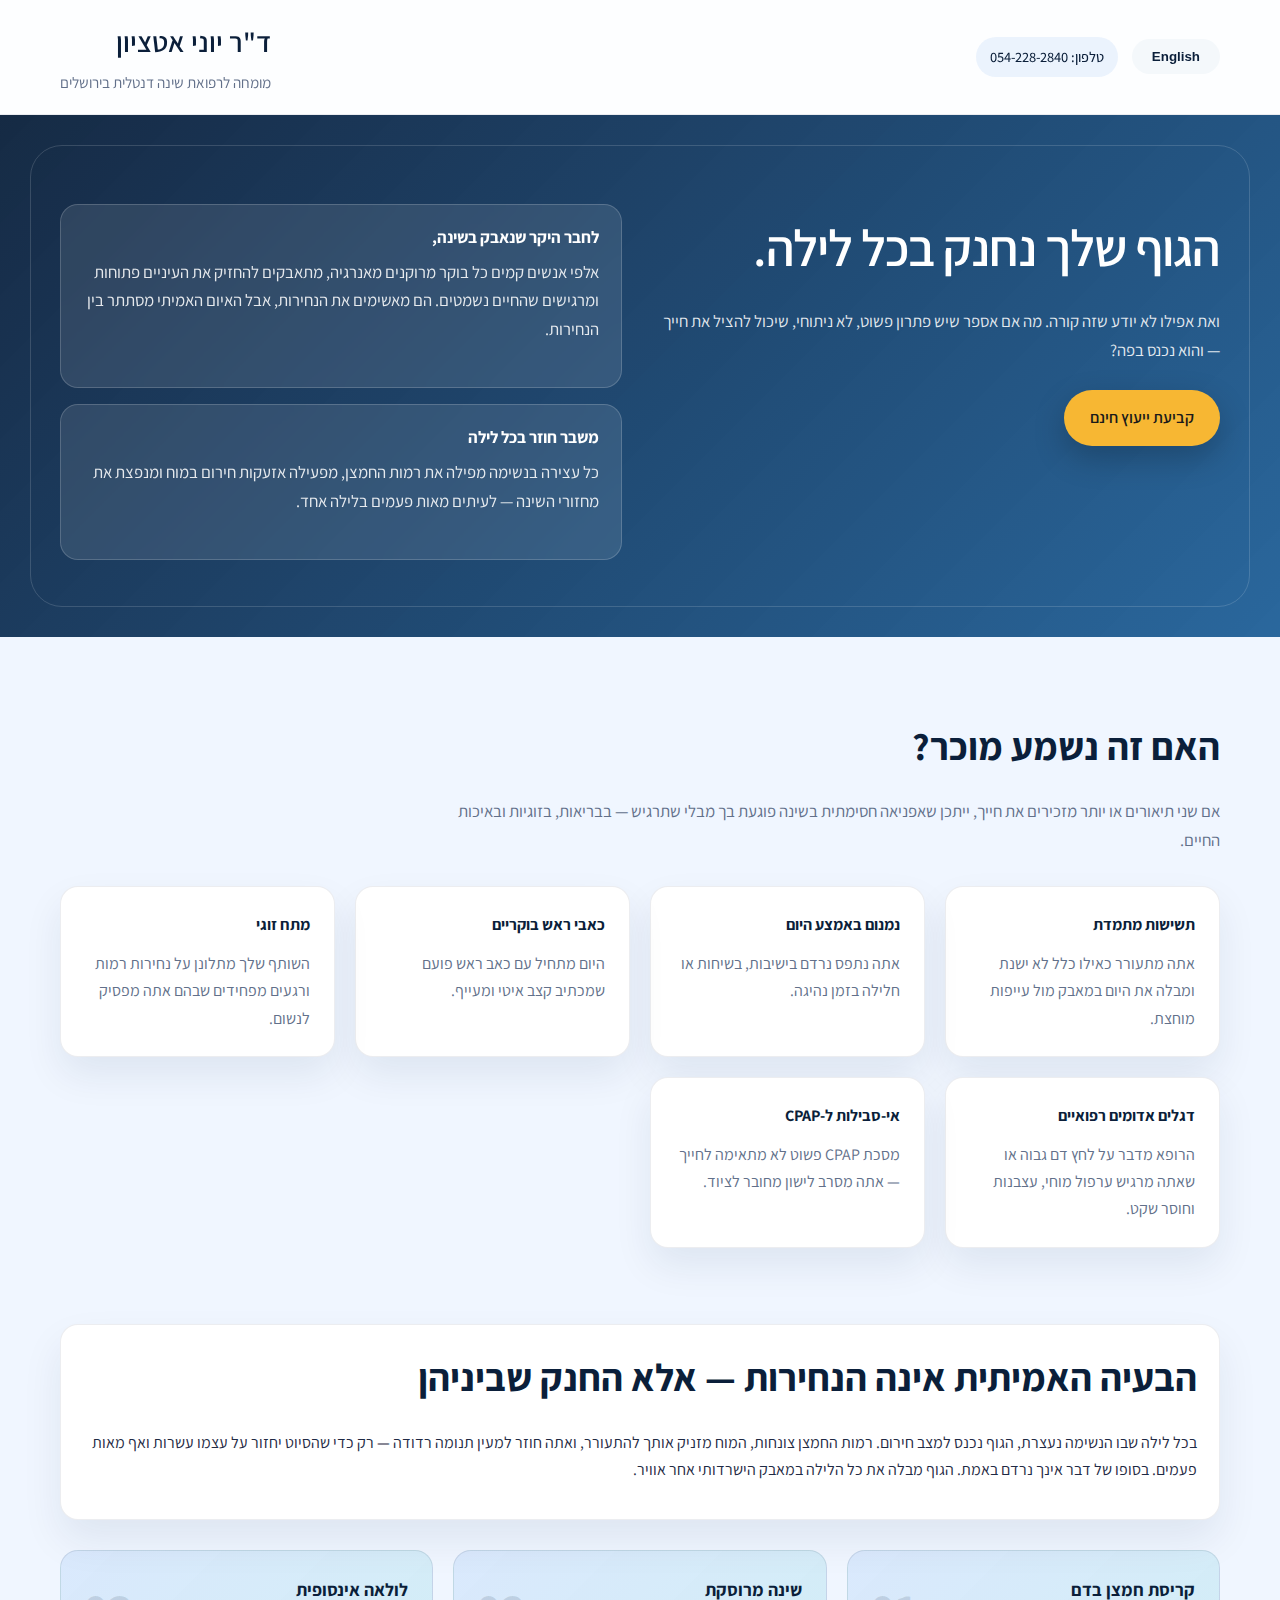
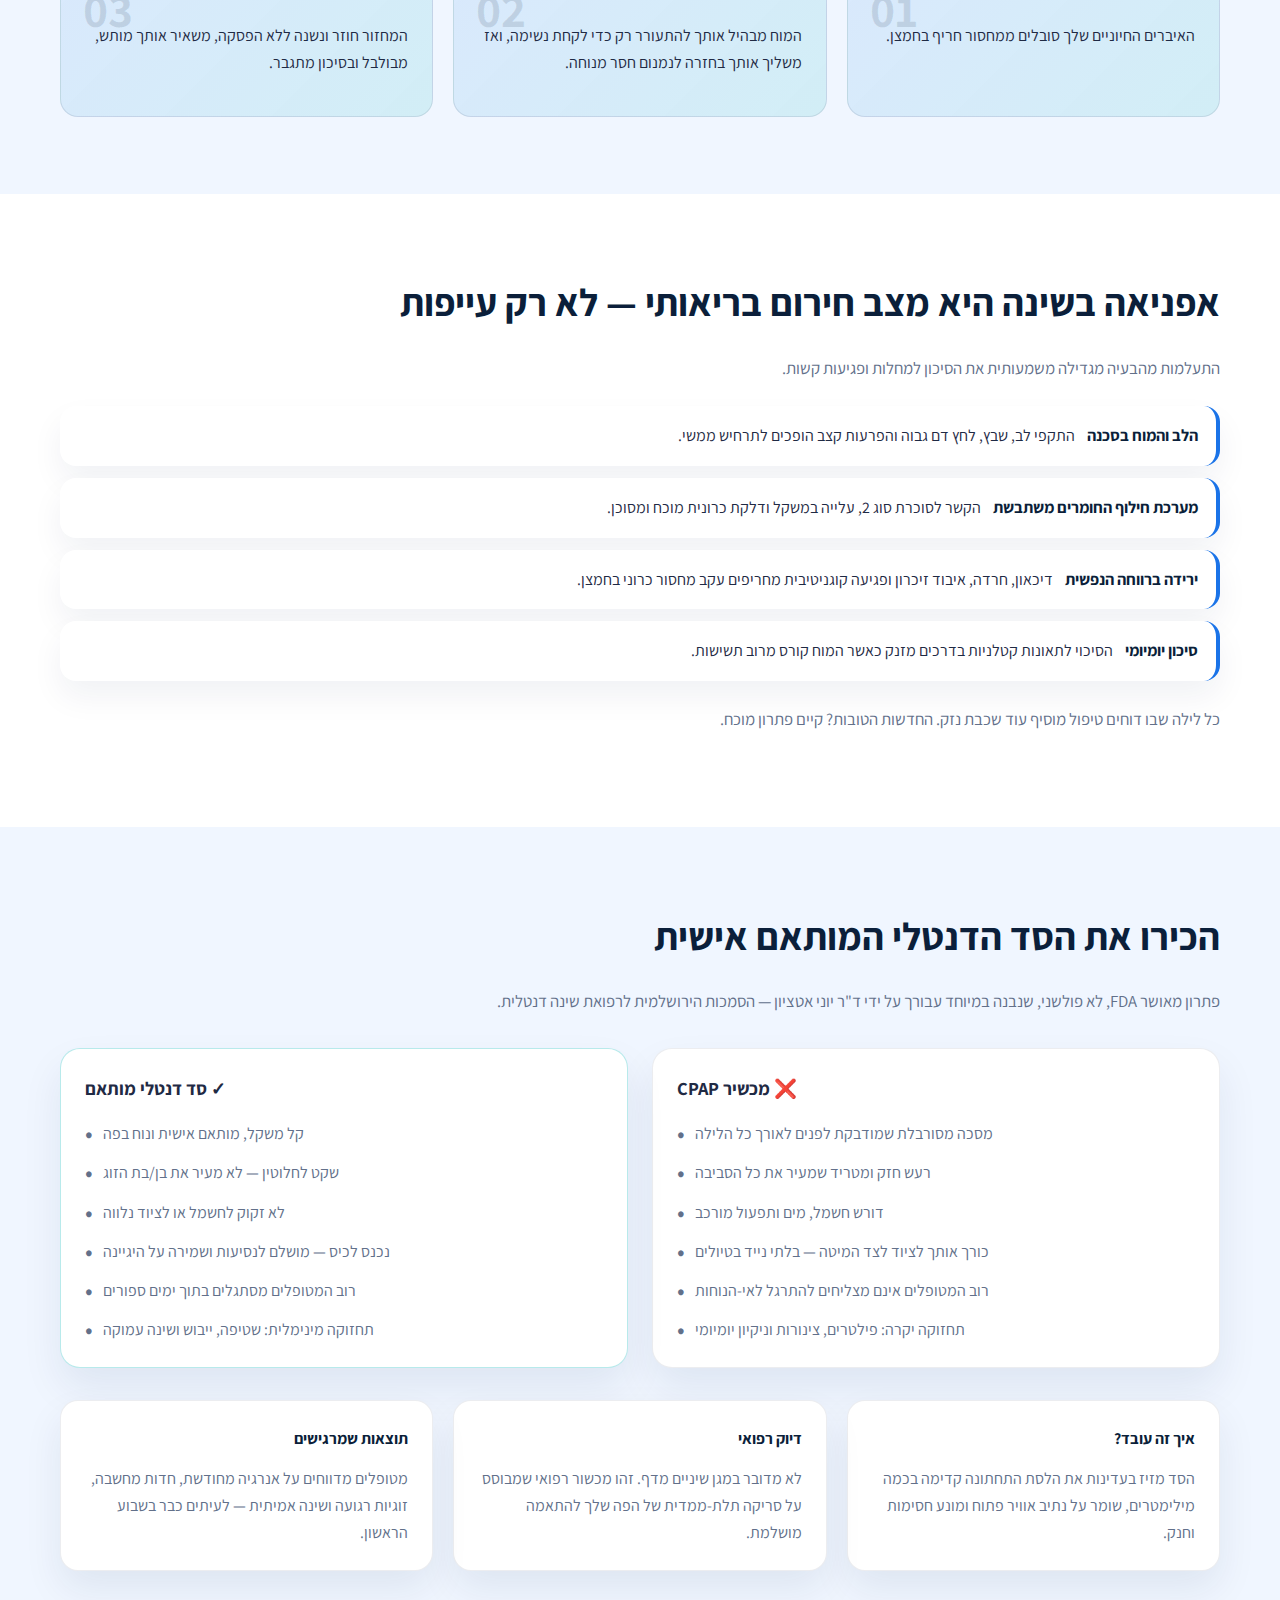
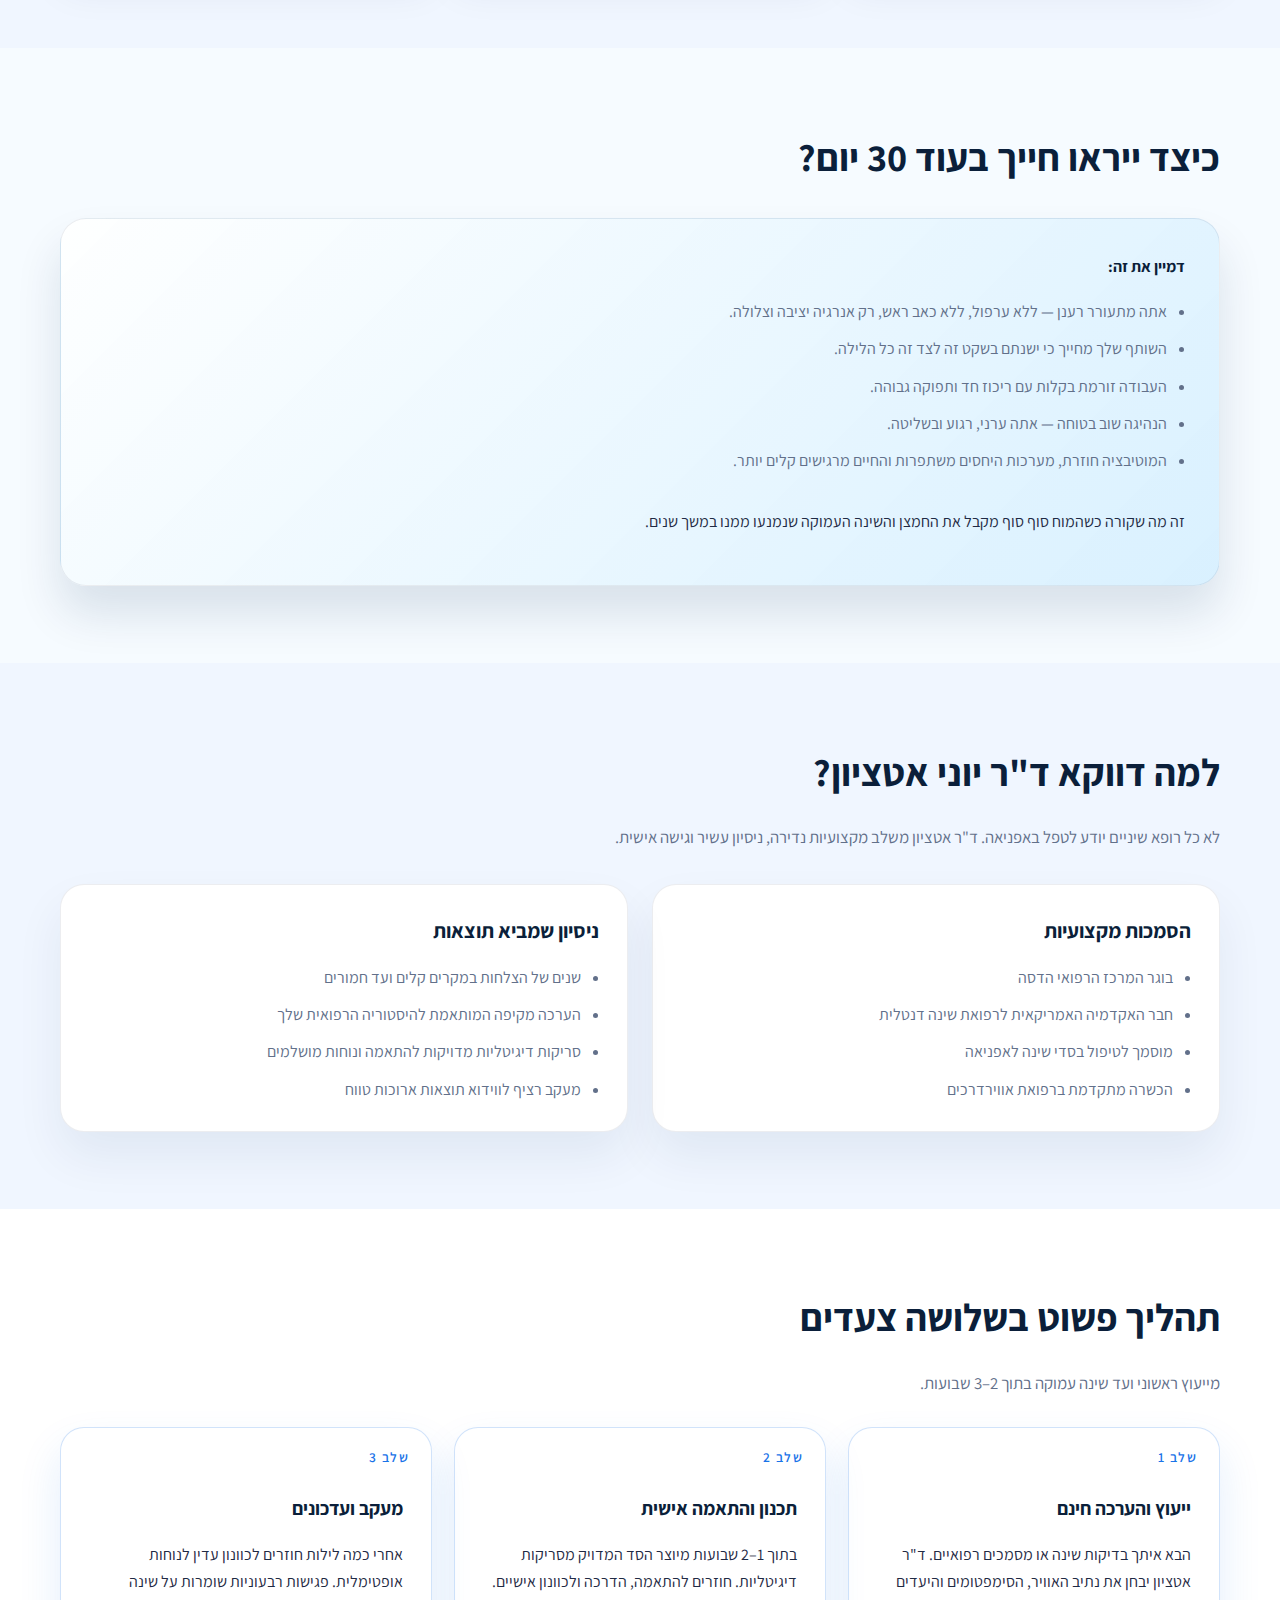
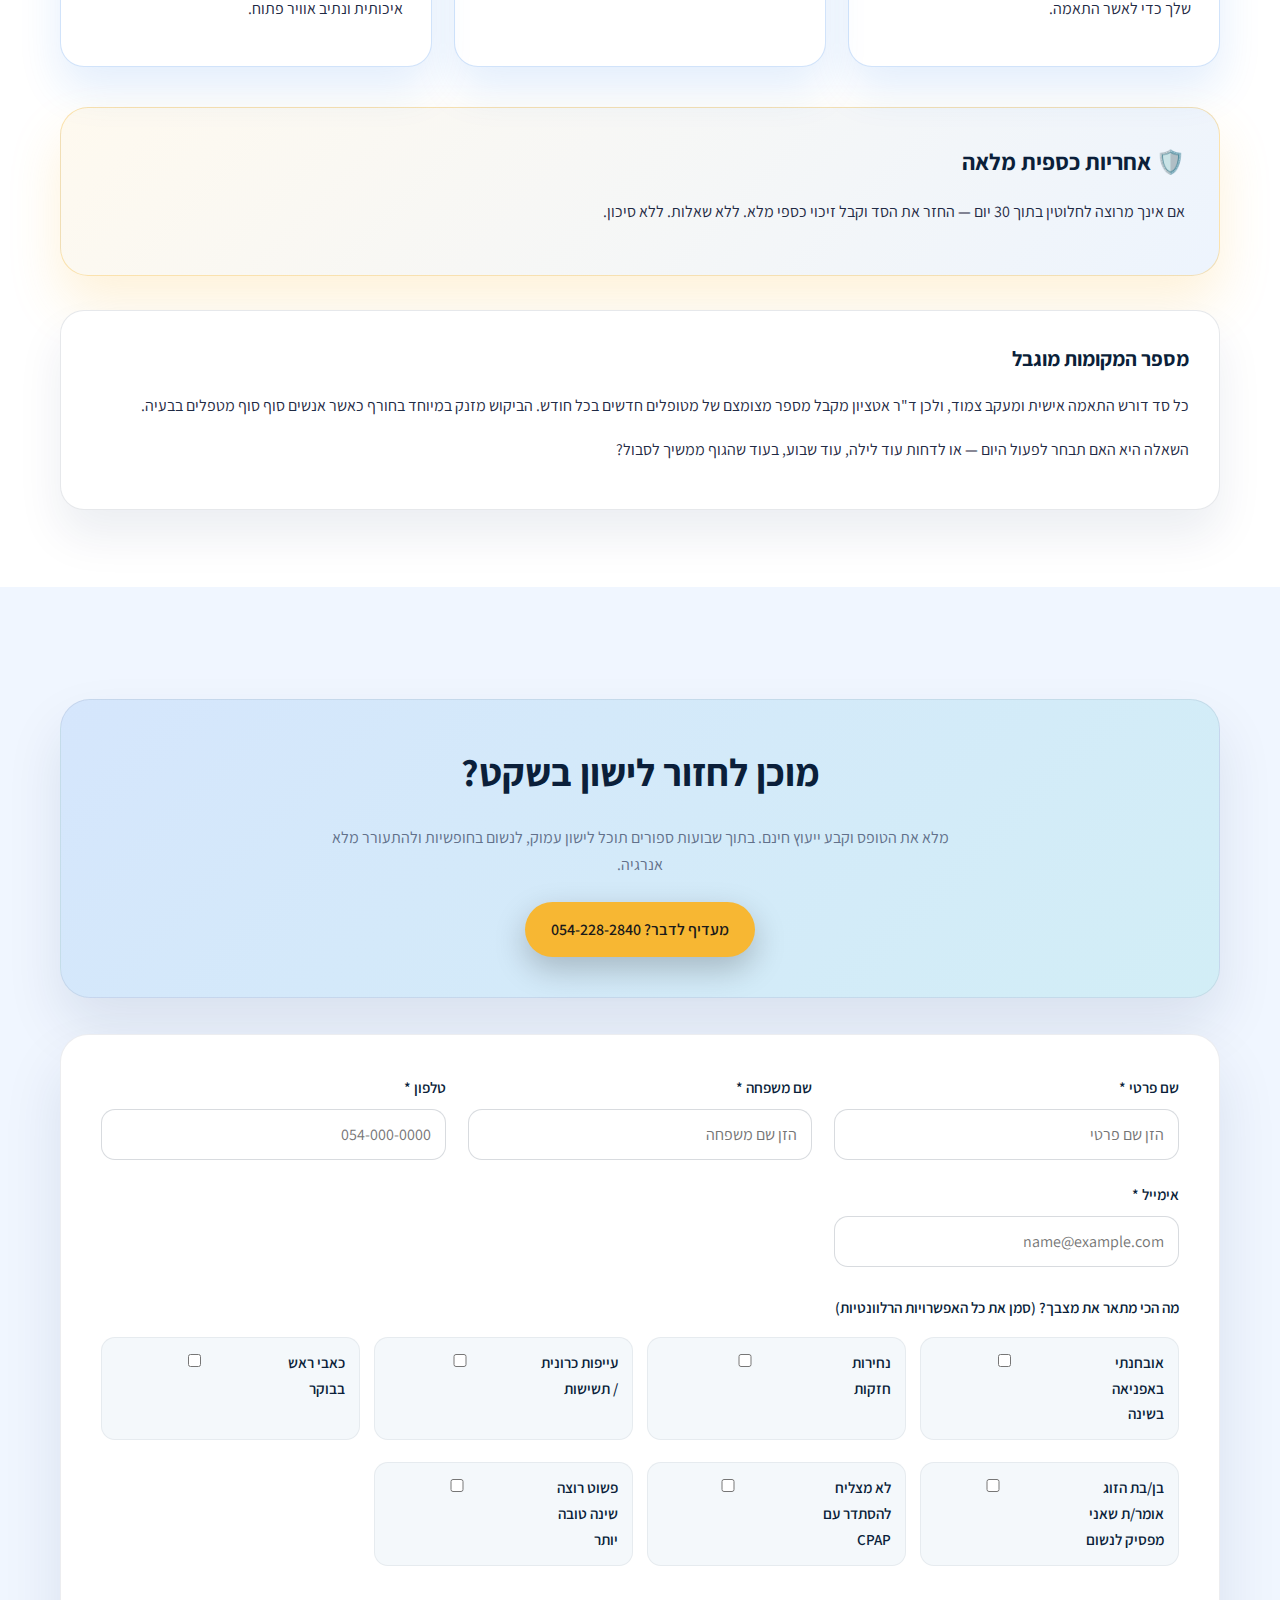
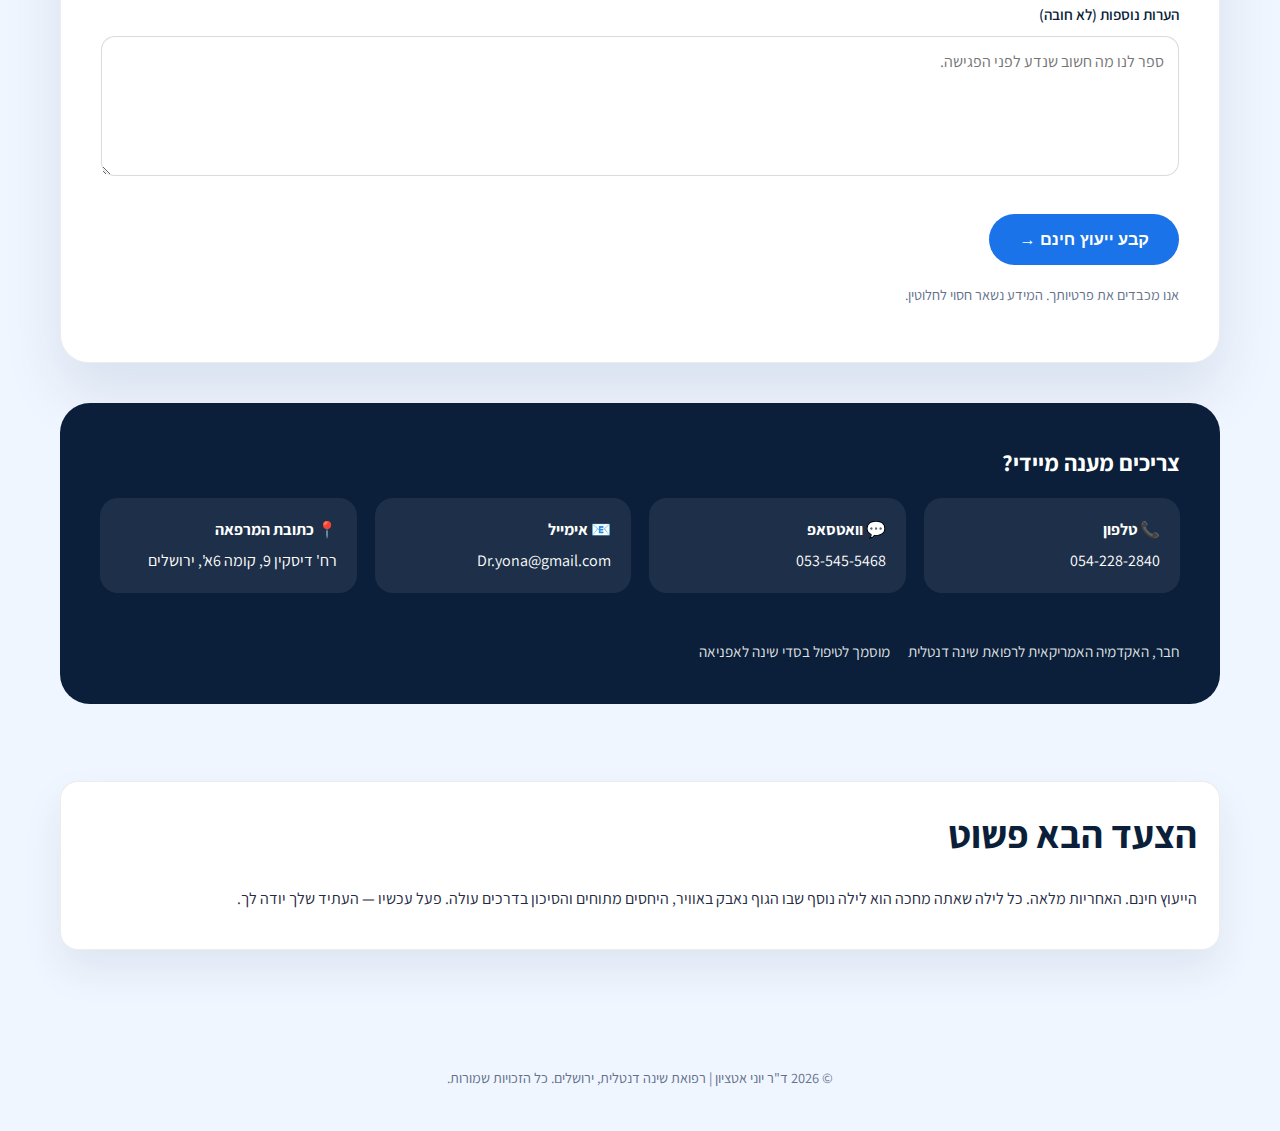
<file: Dr. Yona Etzioni/index.html>
<!DOCTYPE html>
<html lang="he" dir="rtl">
<head>
    <meta charset="UTF-8">
    <meta name="viewport" content="width=device-width, initial-scale=1.0">
    <title>פתרון אפניאה בשינה | ד\"ר יוני אטציון</title>
    <meta name="description" content="פתרון דנטלי מותאם אישית להפסקות נשימה בשינה אצל ד\"ר יוני אטציון בירושלים. טיפול לא פולשני לשינה עמוקה ובטוחה.">
    <link rel="preconnect" href="https://fonts.googleapis.com">
    <link rel="preconnect" href="https://fonts.gstatic.com" crossorigin>
    <link href="https://fonts.googleapis.com/css2?family=Assistant:wght@300;400;600;700&family=Heebo:wght@400;500;700&family=Poppins:wght@400;600&display=swap" rel="stylesheet">
    <style>
        :root {
            --navy: #0b1f3a;
            --primary: #1a73e8;
            --teal: #00b4b6;
            --gold: #f7b733;
            --light: #f4f8fb;
            --text: #1f2a44;
            --muted: #62708a;
            --bg-gradient: linear-gradient(135deg, rgba(10,31,58,0.95), rgba(7,78,140,0.85)), url('https://images.unsplash.com/photo-1588776814546-1ffcf47267cd?auto=format&fit=crop&w=1600&q=80');
        }
        * {
            box-sizing: border-box;
        }
        html {
            scroll-behavior: smooth;
        }
        body {
            margin: 0;
            font-family: 'Poppins', 'Assistant', 'Heebo', sans-serif;
            color: var(--text);
            background: #f0f6ff;
            line-height: 1.7;
        }
        html[dir="rtl"] body {
            direction: rtl;
            font-family: 'Assistant', 'Heebo', sans-serif;
            text-align: right;
        }
        .container {
            width: min(1160px, 92vw);
            margin: 0 auto;
        }
        header {
            background: rgba(255, 255, 255, 0.85);
            backdrop-filter: blur(12px);
            position: sticky;
            top: 0;
            z-index: 20;
            border-bottom: 1px solid rgba(10, 31, 58, 0.08);
        }
        .top-bar {
            display: flex;
            justify-content: space-between;
            align-items: center;
            padding: 18px 0;
            flex-wrap: wrap;
            gap: 12px;
        }
        html[dir="rtl"] .top-bar {
            flex-direction: row-reverse;
        }
        .logo-group h1 {
            margin: 0;
            font-size: clamp(1.4rem, 2.2vw, 2rem);
            color: var(--navy);
            font-weight: 600;
        }
        .logo-group p {
            margin: 4px 0 0;
            color: var(--muted);
            font-size: 0.95rem;
        }
        .header-actions {
            display: flex;
            align-items: center;
            gap: 14px;
        }
        html[dir="rtl"] .header-actions {
            flex-direction: row-reverse;
        }
        .contact-chip {
            display: flex;
            align-items: center;
            gap: 8px;
            padding: 8px 14px;
            border-radius: 999px;
            background: rgba(26, 115, 232, 0.08);
            color: var(--navy);
            font-size: 0.9rem;
            font-weight: 500;
        }
        html[dir="rtl"] .contact-chip {
            flex-direction: row-reverse;
        }
        .lang-btn, .header-cta {
            border: none;
            border-radius: 999px;
            padding: 10px 20px;
            font-weight: 600;
            cursor: pointer;
            transition: transform 0.2s ease, box-shadow 0.2s ease, background 0.2s ease;
        }
        .lang-btn {
            background: var(--light);
            color: var(--navy);
        }
        .lang-btn:hover {
            transform: translateY(-2px);
            box-shadow: 0 8px 18px rgba(10, 31, 58, 0.12);
        }
        .header-cta {
            background: var(--primary);
            color: #fff;
            display: none;
        }
        .header-cta:hover {
            transform: translateY(-2px);
            box-shadow: 0 12px 22px rgba(26, 115, 232, 0.28);
        }
        .hero {
            background: var(--bg-gradient);
            background-size: cover;
            color: #fff;
            padding: clamp(4rem, 7vw, 6.5rem) 0 clamp(3.5rem, 6vw, 5.5rem);
            position: relative;
            overflow: hidden;
        }
        .hero::after {
            content: "";
            position: absolute;
            inset: 30px;
            border: 1px solid rgba(255, 255, 255, 0.15);
            border-radius: 32px;
            pointer-events: none;
        }
        .hero-grid {
            display: grid;
            grid-template-columns: repeat(auto-fit, minmax(280px, 1fr));
            gap: 36px;
            position: relative;
            z-index: 1;
        }
        .hero h2 {
            font-size: clamp(2.4rem, 4vw, 3.4rem);
            margin: 0 0 16px;
            font-weight: 600;
            letter-spacing: -0.02em;
        }
        .hero p {
            margin: 0 0 26px;
            font-size: 1.05rem;
            color: rgba(255, 255, 255, 0.88);
        }
        .cta-button {
            display: inline-flex;
            align-items: center;
            justify-content: center;
            gap: 10px;
            padding: 14px 26px;
            border-radius: 999px;
            background: var(--gold);
            color: #1a1a1a;
            font-weight: 600;
            text-decoration: none;
            box-shadow: 0 12px 32px rgba(0, 0, 0, 0.22);
            transition: transform 0.2s ease, box-shadow 0.2s ease;
        }
        .cta-button:hover {
            transform: translateY(-3px);
            box-shadow: 0 16px 36px rgba(247, 183, 51, 0.38);
        }
        .hero-highlights {
            display: grid;
            gap: 16px;
        }
        .highlight-card {
            border-radius: 18px;
            padding: 18px 22px;
            background: rgba(255, 255, 255, 0.1);
            border: 1px solid rgba(255, 255, 255, 0.18);
            backdrop-filter: blur(8px);
        }
        .highlight-card h4 {
            margin: 0 0 6px;
            font-size: 1.05rem;
        }
        .section {
            padding: clamp(3.5rem, 6vw, 5rem) 0;
        }
        .section h3 {
            font-size: clamp(1.8rem, 3vw, 2.4rem);
            margin: 0 0 18px;
            color: var(--navy);
        }
        .section p.lead {
            font-size: 1.05rem;
            max-width: 780px;
            color: var(--muted);
        }
        html[dir="rtl"] .section p.lead {
            margin-left: auto;
        }
        .card-grid {
            display: grid;
            grid-template-columns: repeat(auto-fit, minmax(240px, 1fr));
            gap: 20px;
            margin-top: 32px;
        }
        .card {
            background: #fff;
            border-radius: 18px;
            padding: 24px;
            border: 1px solid rgba(10, 31, 58, 0.08);
            box-shadow: 0 18px 38px rgba(15, 38, 77, 0.08);
        }
        .card h4 {
            margin: 0 0 12px;
            color: var(--navy);
        }
        .card p {
            margin: 0;
            color: var(--muted);
        }
        .problem-card {
            padding: 20px 22px;
            border-radius: 18px;
            background: #fff;
            box-shadow: 0 20px 40px rgba(15, 42, 82, 0.08);
            border: 1px solid rgba(10, 31, 58, 0.08);
        }
        .number-grid {
            display: grid;
            grid-template-columns: repeat(auto-fit, minmax(220px, 1fr));
            gap: 20px;
            margin-top: 30px;
        }
        .number-card {
            padding: 24px;
            border-radius: 18px;
            background: linear-gradient(135deg, rgba(26, 115, 232, 0.1), rgba(0, 180, 182, 0.12));
            border: 1px solid rgba(10, 31, 58, 0.1);
            position: relative;
            overflow: hidden;
        }
        .number-card span {
            position: absolute;
            top: 18px;
            right: 22px;
            font-size: 3rem;
            font-weight: 700;
            color: rgba(10, 31, 58, 0.12);
        }
        html[dir="rtl"] .number-card span {
            right: auto;
            left: 22px;
        }
        .number-card h4 {
            margin: 0 0 12px;
            color: var(--navy);
            font-size: 1.12rem;
        }
        .risk-list {
            display: flex;
            flex-direction: column;
            gap: 12px;
            margin: 24px 0;
        }
        .risk-item {
            display: flex;
            align-items: flex-start;
            gap: 12px;
            padding: 16px 18px;
            background: #fff;
            border-radius: 16px;
            border-right: 4px solid var(--primary);
            box-shadow: 0 16px 32px rgba(15, 38, 77, 0.06);
        }
        html[dir="rtl"] .risk-item {
            border-left: none;
            border-right: 4px solid var(--primary);
        }
        .risk-item strong {
            display: block;
            color: var(--navy);
            font-size: 1.02rem;
        }
        .side-by-side {
            display: grid;
            grid-template-columns: repeat(auto-fit, minmax(280px, 1fr));
            gap: 24px;
            margin-top: 32px;
        }
        .comparison {
            padding: 24px;
            border-radius: 20px;
            background: #fff;
            border: 1px solid rgba(10, 31, 58, 0.08);
            box-shadow: 0 20px 40px rgba(12, 44, 84, 0.08);
        }
        .comparison h4 {
            margin: 0 0 16px;
            display: flex;
            align-items: center;
            gap: 10px;
            font-size: 1.15rem;
        }
        html[dir="rtl"] .comparison h4 {
            flex-direction: row-reverse;
        }
        .comparison ul {
            margin: 0;
            padding: 0;
            list-style: none;
            display: grid;
            gap: 12px;
        }
        .comparison li {
            display: flex;
            gap: 10px;
            align-items: flex-start;
            color: var(--muted);
        }
        html[dir="rtl"] .comparison li {
            flex-direction: row-reverse;
        }
        .comparison li::before {
            content: "•";
            color: inherit;
            font-size: 1.6rem;
            line-height: 1;
        }
        .life-vision {
            background: linear-gradient(135deg, rgba(255, 255, 255, 0.85), rgba(214, 239, 255, 0.9));
            border-radius: 26px;
            padding: 34px;
            display: grid;
            gap: 18px;
            margin-top: 28px;
            border: 1px solid rgba(10, 31, 58, 0.08);
            box-shadow: 0 28px 46px rgba(12, 44, 84, 0.12);
        }
        .life-vision h4 {
            margin: 0;
            color: var(--navy);
        }
        .life-vision ul {
            margin: 0;
            padding-right: 18px;
            color: var(--muted);
            display: grid;
            gap: 10px;
        }
        .profile {
            display: grid;
            gap: 24px;
            align-items: center;
            grid-template-columns: repeat(auto-fit, minmax(280px, 1fr));
            margin-top: 32px;
        }
        .profile-card {
            background: #fff;
            border-radius: 24px;
            padding: 28px;
            box-shadow: 0 24px 48px rgba(12, 44, 84, 0.07);
            border: 1px solid rgba(10, 31, 58, 0.08);
        }
        .profile-card h4 {
            margin: 0 0 16px;
            font-size: 1.3rem;
            color: var(--navy);
        }
        .profile-card ul {
            margin: 0;
            padding-right: 18px;
            display: grid;
            gap: 10px;
            color: var(--muted);
        }
        .process-grid {
            display: grid;
            grid-template-columns: repeat(auto-fit, minmax(260px, 1fr));
            gap: 22px;
            margin-top: 30px;
        }
        .process-step {
            background: #fff;
            border-radius: 24px;
            padding: 28px;
            border: 1px solid rgba(26, 115, 232, 0.2);
            box-shadow: 0 22px 44px rgba(26, 115, 232, 0.12);
            position: relative;
            overflow: hidden;
        }
        .process-step span {
            position: absolute;
            top: 18px;
            left: 22px;
            font-size: 0.85rem;
            letter-spacing: 0.08em;
            font-weight: 600;
            color: var(--primary);
            text-transform: uppercase;
        }
        html[dir="rtl"] .process-step span {
            left: auto;
            right: 22px;
            letter-spacing: 0.11em;
        }
        .process-step h4 {
            margin: 36px 0 12px;
            color: var(--navy);
            font-size: 1.2rem;
        }
        .guarantee {
            margin-top: 40px;
            padding: 34px;
            border-radius: 28px;
            background: linear-gradient(135deg, rgba(247, 183, 51, 0.08), rgba(26, 115, 232, 0.08));
            border: 1px solid rgba(247, 183, 51, 0.35);
            box-shadow: 0 28px 52px rgba(247, 183, 51, 0.18);
        }
        .guarantee h4 {
            margin: 0 0 12px;
            font-size: 1.45rem;
            color: var(--navy);
        }
        .deadline {
            margin-top: 34px;
            padding: 30px;
            border-radius: 24px;
            background: #fff;
            border: 1px solid rgba(10, 31, 58, 0.1);
            box-shadow: 0 26px 46px rgba(12, 44, 84, 0.08);
        }
        .deadline h4 {
            margin: 0 0 12px;
            font-size: 1.3rem;
            color: var(--navy);
        }
        .cta-block {
            margin-top: 36px;
            padding: 40px;
            border-radius: 30px;
            background: linear-gradient(135deg, rgba(26, 115, 232, 0.12), rgba(0, 180, 182, 0.12));
            border: 1px solid rgba(10, 31, 58, 0.08);
            box-shadow: 0 28px 56px rgba(12, 44, 84, 0.1);
            text-align: center;
        }
        .cta-block p {
            margin: 0 auto 24px;
            max-width: 620px;
            color: var(--muted);
        }
        form {
            margin-top: 36px;
            background: #fff;
            border-radius: 28px;
            padding: 40px;
            border: 1px solid rgba(10, 31, 58, 0.08);
            box-shadow: 0 30px 60px rgba(12, 44, 84, 0.1);
        }
        .form-grid {
            display: grid;
            gap: 22px;
            grid-template-columns: repeat(auto-fit, minmax(260px, 1fr));
        }
        label {
            font-size: 0.95rem;
            font-weight: 600;
            color: var(--navy);
            display: block;
            margin-bottom: 8px;
        }
        input, textarea {
            width: 100%;
            padding: 14px;
            border-radius: 14px;
            border: 1px solid rgba(10, 31, 58, 0.16);
            font-family: inherit;
            font-size: 1rem;
            transition: border 0.2s ease, box-shadow 0.2s ease;
        }
        html[dir="rtl"] input,
        html[dir="rtl"] textarea {
            text-align: right;
        }
        input:focus, textarea:focus {
            outline: none;
            border-color: var(--primary);
            box-shadow: 0 0 0 4px rgba(26, 115, 232, 0.18);
        }
        textarea {
            min-height: 140px;
            resize: vertical;
        }
        .checkbox-grid {
            margin-top: 16px;
            display: grid;
            grid-template-columns: repeat(auto-fit, minmax(220px, 1fr));
            gap: 14px;
        }
        .checkbox {
            display: flex;
            gap: 10px;
            align-items: flex-start;
            padding: 12px 14px;
            border-radius: 14px;
            background: var(--light);
            border: 1px solid rgba(10, 31, 58, 0.06);
        }
        html[dir="rtl"] .checkbox {
            flex-direction: row-reverse;
        }
        .checkbox input {
            margin-top: 4px;
        }
        .submit-btn {
            display: inline-flex;
            align-items: center;
            justify-content: center;
            gap: 10px;
            padding: 16px 30px;
            border: none;
            border-radius: 999px;
            background: var(--primary);
            color: #fff;
            font-size: 1.02rem;
            font-weight: 600;
            cursor: pointer;
            transition: transform 0.2s ease, box-shadow 0.2s ease;
            margin-top: 30px;
        }
        .submit-btn:hover {
            transform: translateY(-2px);
            box-shadow: 0 20px 38px rgba(26, 115, 232, 0.2);
        }
        .trust-badges {
            margin-top: 30px;
            display: flex;
            flex-wrap: wrap;
            gap: 18px;
            color: var(--muted);
            font-size: 0.95rem;
        }
        .contact-section {
            margin-top: 40px;
            background: #0b1f3a;
            color: #fff;
            border-radius: 30px;
            padding: 40px;
            display: grid;
            gap: 16px;
        }
        .contact-section h4 {
            margin: 0;
            font-size: 1.45rem;
        }
        .contact-grid {
            display: grid;
            grid-template-columns: repeat(auto-fit, minmax(220px, 1fr));
            gap: 18px;
        }
        .contact-card {
            background: rgba(255,255,255,0.08);
            border-radius: 18px;
            padding: 18px 20px;
            display: grid;
            gap: 4px;
        }
        .footer {
            padding: 40px 0;
            text-align: center;
            color: var(--muted);
            font-size: 0.9rem;
        }
        .mobile-cta {
            position: fixed;
            bottom: 18px;
            left: 18px;
            background: var(--primary);
            color: #fff;
            border: none;
            border-radius: 999px;
            padding: 14px 24px;
            font-weight: 600;
            box-shadow: 0 18px 32px rgba(26, 115, 232, 0.28);
            display: none;
            align-items: center;
            gap: 10px;
            cursor: pointer;
        }
        @media (max-width: 768px) {
            .header-cta {
                display: inline-flex;
            }
            .hero::after {
                inset: 16px;
                border-radius: 24px;
            }
            .process-step span {
                position: static;
                display: inline-block;
                margin-bottom: 12px;
            }
            .cta-block {
                padding: 32px 24px;
            }
            form {
                padding: 30px 24px;
            }
            .contact-section {
                padding: 32px 24px;
            }
            .mobile-cta {
                display: inline-flex;
            }
        }
    </style>
</head>
<body>
    <header>
        <div class="container">
            <div class="top-bar">
                <div class="logo-group">
                    <h1>ד"ר יוני אטציון</h1>
                    <p>מומחה לרפואת שינה דנטלית בירושלים</p>
                </div>
                <div class="header-actions">
                    <div class="contact-chip">טלפון: 054-228-2840</div>
                    <button class="header-cta" onclick="location.href='#consultation'">ייעוץ חינם</button>
                    <button class="lang-btn" onclick="window.location.href='en.html'">English</button>
                </div>
            </div>
        </div>
    </header>

    <section class="hero">
        <div class="container">
            <div class="hero-grid">
                <div>
                    <h2>הגוף שלך נחנק בכל לילה.</h2>
                    <p>ואת אפילו לא יודע שזה קורה. מה אם אספר שיש פתרון פשוט, לא ניתוחי, שיכול להציל את חייך — והוא נכנס בפה?</p>
                    <a href="#consultation" class="cta-button">קביעת ייעוץ חינם</a>
                </div>
                <div class="hero-highlights">
                    <div class="highlight-card">
                        <h4>לחבר היקר שנאבק בשינה,</h4>
                        <p>אלפי אנשים קמים כל בוקר מרוקנים מאנרגיה, מתאבקים להחזיק את העיניים פתוחות ומרגישים שהחיים נשמטים. הם מאשימים את הנחירות, אבל האיום האמיתי מסתתר בין הנחירות.</p>
                    </div>
                    <div class="highlight-card">
                        <h4>משבר חוזר בכל לילה</h4>
                        <p>כל עצירה בנשימה מפילה את רמות החמצן, מפעילה אזעקות חירום במוח ומנפצת את מחזורי השינה — לעיתים מאות פעמים בלילה אחד.</p>
                    </div>
                </div>
            </div>
        </div>
    </section>

    <section class="section">
        <div class="container">
            <h3>האם זה נשמע מוכר?</h3>
            <p class="lead">אם שני תיאורים או יותר מזכירים את חייך, ייתכן שאפניאה חסימתית בשינה פוגעת בך מבלי שתרגיש — בבריאות, בזוגיות ובאיכות החיים.</p>
            <div class="card-grid">
                <div class="card">
                    <h4>תשישות מתמדת</h4>
                    <p>אתה מתעורר כאילו כלל לא ישנת ומבלה את היום במאבק מול עייפות מוחצת.</p>
                </div>
                <div class="card">
                    <h4>נמנום באמצע היום</h4>
                    <p>אתה נתפס נרדם בישיבות, בשיחות או חלילה בזמן נהיגה.</p>
                </div>
                <div class="card">
                    <h4>כאבי ראש בוקריים</h4>
                    <p>היום מתחיל עם כאב ראש פועם שמכתיב קצב איטי ומעייף.</p>
                </div>
                <div class="card">
                    <h4>מתח זוגי</h4>
                    <p>השותף שלך מתלונן על נחירות רמות ורגעים מפחידים שבהם אתה מפסיק לנשום.</p>
                </div>
                <div class="card">
                    <h4>דגלים אדומים רפואיים</h4>
                    <p>הרופא מדבר על לחץ דם גבוה או שאתה מרגיש ערפול מוחי, עצבנות וחוסר שקט.</p>
                </div>
                <div class="card">
                    <h4>אי-סבילות ל-CPAP</h4>
                    <p>מסכת CPAP פשוט לא מתאימה לחייך — אתה מסרב לישון מחובר לציוד.</p>
                </div>
            </div>
        </div>
    </section>

    <section class="section" style="padding-top:0;">
        <div class="container">
            <div class="problem-card">
                <h3>הבעיה האמיתית אינה הנחירות — אלא החנק שביניהן</h3>
                <p>בכל לילה שבו הנשימה נעצרת, הגוף נכנס למצב חירום. רמות החמצן צונחות, המוח מזניק אותך להתעורר, ואתה חוזר למעין תנומה רדודה — רק כדי שהסיוט יחזור על עצמו עשרות ואף מאות פעמים. בסופו של דבר אינך נרדם באמת. הגוף מבלה את כל הלילה במאבק הישרדותי אחר אוויר.</p>
            </div>
            <div class="number-grid">
                <div class="number-card">
                    <span>01</span>
                    <h4>קריסת חמצן בדם</h4>
                    <p>האיברים החיוניים שלך סובלים ממחסור חריף בחמצן.</p>
                </div>
                <div class="number-card">
                    <span>02</span>
                    <h4>שינה מרוסקת</h4>
                    <p>המוח מבהיל אותך להתעורר רק כדי לקחת נשימה, ואז משליך אותך בחזרה לנמנום חסר מנוחה.</p>
                </div>
                <div class="number-card">
                    <span>03</span>
                    <h4>לולאה אינסופית</h4>
                    <p>המחזור חוזר ונשנה ללא הפסקה, משאיר אותך מותש, מבולבל ובסיכון מתגבר.</p>
                </div>
            </div>
        </div>
    </section>

    <section class="section" style="background: #fff;">
        <div class="container">
            <h3>אפניאה בשינה היא מצב חירום בריאותי — לא רק עייפות</h3>
            <p class="lead">התעלמות מהבעיה מגדילה משמעותית את הסיכון למחלות ופגיעות קשות.</p>
            <div class="risk-list">
                <div class="risk-item">
                    <strong>הלב והמוח בסכנה</strong>
                    התקפי לב, שבץ, לחץ דם גבוה והפרעות קצב הופכים לתרחיש ממשי.
                </div>
                <div class="risk-item">
                    <strong>מערכת חילוף החומרים משתבשת</strong>
                    הקשר לסוכרת סוג 2, עלייה במשקל ודלקת כרונית מוכח ומסוכן.
                </div>
                <div class="risk-item">
                    <strong>ירידה ברווחה הנפשית</strong>
                    דיכאון, חרדה, איבוד זיכרון ופגיעה קוגניטיבית מחריפים עקב מחסור כרוני בחמצן.
                </div>
                <div class="risk-item">
                    <strong>סיכון יומיומי</strong>
                    הסיכוי לתאונות קטלניות בדרכים מזנק כאשר המוח קורס מרוב תשישות.
                </div>
            </div>
            <p class="lead">כל לילה שבו דוחים טיפול מוסיף עוד שכבת נזק. החדשות הטובות? קיים פתרון מוכח.</p>
        </div>
    </section>

    <section class="section">
        <div class="container">
            <h3>הכירו את הסד הדנטלי המותאם אישית</h3>
            <p class="lead">פתרון מאושר FDA, לא פולשני, שנבנה במיוחד עבורך על ידי ד"ר יוני אטציון — הסמכות הירושלמית לרפואת שינה דנטלית.</p>
            <div class="side-by-side">
                <div class="comparison">
                    <h4>❌ מכשיר CPAP</h4>
                    <ul>
                        <li>מסכה מסורבלת שמודבקת לפנים לאורך כל הלילה</li>
                        <li>רעש חזק ומטריד שמעיר את כל הסביבה</li>
                        <li>דורש חשמל, מים ותפעול מורכב</li>
                        <li>כורך אותך לציוד לצד המיטה — בלתי נייד בטיולים</li>
                        <li>רוב המטופלים אינם מצליחים להתרגל לאי-הנוחות</li>
                        <li>תחזוקה יקרה: פילטרים, צינורות וניקיון יומיומי</li>
                    </ul>
                </div>
                <div class="comparison" style="border-color: rgba(0,180,182,0.28);">
                    <h4>✓ סד דנטלי מותאם</h4>
                    <ul>
                        <li>קל משקל, מותאם אישית ונוח בפה</li>
                        <li>שקט לחלוטין — לא מעיר את בן/בת הזוג</li>
                        <li>לא זקוק לחשמל או לציוד נלווה</li>
                        <li>נכנס לכיס — מושלם לנסיעות ושמירה על היגיינה</li>
                        <li>רוב המטופלים מסתגלים בתוך ימים ספורים</li>
                        <li>תחזוקה מינימלית: שטיפה, ייבוש ושינה עמוקה</li>
                    </ul>
                </div>
            </div>
            <div class="card-grid" style="margin-top: 32px;">
                <div class="card">
                    <h4>איך זה עובד?</h4>
                    <p>הסד מזיז בעדינות את הלסת התחתונה קדימה בכמה מילימטרים, שומר על נתיב אוויר פתוח ומונע חסימות וחנק.</p>
                </div>
                <div class="card">
                    <h4>דיוק רפואי</h4>
                    <p>לא מדובר במגן שיניים מדף. זהו מכשור רפואי שמבוסס על סריקה תלת-ממדית של הפה שלך להתאמה מושלמת.</p>
                </div>
                <div class="card">
                    <h4>תוצאות שמרגישים</h4>
                    <p>מטופלים מדווחים על אנרגיה מחודשת, חדות מחשבה, זוגיות רגועה ושינה אמיתית — לעיתים כבר בשבוע הראשון.</p>
                </div>
            </div>
        </div>
    </section>

    <section class="section" style="background: #f6fbff;">
        <div class="container">
            <h3>כיצד ייראו חייך בעוד 30 יום?</h3>
            <div class="life-vision">
                <h4>דמיין את זה:</h4>
                <ul>
                    <li>אתה מתעורר רענן — ללא ערפול, ללא כאב ראש, רק אנרגיה יציבה וצלולה.</li>
                    <li>השותף שלך מחייך כי ישנתם בשקט זה לצד זה כל הלילה.</li>
                    <li>העבודה זורמת בקלות עם ריכוז חד ותפוקה גבוהה.</li>
                    <li>הנהיגה שוב בטוחה — אתה ערני, רגוע ובשליטה.</li>
                    <li>המוטיבציה חוזרת, מערכות היחסים משתפרות והחיים מרגישים קלים יותר.</li>
                </ul>
                <p>זה מה שקורה כשהמוח סוף סוף מקבל את החמצן והשינה העמוקה שנמנעו ממנו במשך שנים.</p>
            </div>
        </div>
    </section>

    <section class="section">
        <div class="container">
            <h3>למה דווקא ד"ר יוני אטציון?</h3>
            <p class="lead">לא כל רופא שיניים יודע לטפל באפניאה. ד"ר אטציון משלב מקצועיות נדירה, ניסיון עשיר וגישה אישית.</p>
            <div class="profile">
                <div class="profile-card">
                    <h4>הסמכות מקצועיות</h4>
                    <ul>
                        <li>בוגר המרכז הרפואי הדסה</li>
                        <li>חבר האקדמיה האמריקאית לרפואת שינה דנטלית</li>
                        <li>מוסמך לטיפול בסדי שינה לאפניאה</li>
                        <li>הכשרה מתקדמת ברפואת אווירדרכים</li>
                    </ul>
                </div>
                <div class="profile-card">
                    <h4>ניסיון שמביא תוצאות</h4>
                    <ul>
                        <li>שנים של הצלחות במקרים קלים ועד חמורים</li>
                        <li>הערכה מקיפה המותאמת להיסטוריה הרפואית שלך</li>
                        <li>סריקות דיגיטליות מדויקות להתאמה ונוחות מושלמים</li>
                        <li>מעקב רציף לווידוא תוצאות ארוכות טווח</li>
                    </ul>
                </div>
            </div>
        </div>
    </section>

    <section class="section" style="background: #fff;">
        <div class="container">
            <h3>תהליך פשוט בשלושה צעדים</h3>
            <p class="lead">מייעוץ ראשוני ועד שינה עמוקה בתוך 2–3 שבועות.</p>
            <div class="process-grid">
                <div class="process-step">
                    <span>שלב 1</span>
                    <h4>ייעוץ והערכה חינם</h4>
                    <p>הבא איתך בדיקות שינה או מסמכים רפואיים. ד"ר אטציון יבחן את נתיב האוויר, הסימפטומים והיעדים שלך כדי לאשר התאמה.</p>
                </div>
                <div class="process-step">
                    <span>שלב 2</span>
                    <h4>תכנון והתאמה אישית</h4>
                    <p>בתוך 1–2 שבועות מיוצר הסד המדויק מסריקות דיגיטליות. חוזרים להתאמה, הדרכה ולכוונון אישיים.</p>
                </div>
                <div class="process-step">
                    <span>שלב 3</span>
                    <h4>מעקב ועדכונים</h4>
                    <p>אחרי כמה לילות חוזרים לכוונון עדין לנוחות אופטימלית. פגישות רבעוניות שומרות על שינה איכותית ונתיב אוויר פתוח.</p>
                </div>
            </div>
            <div class="guarantee">
                <h4>🛡️ אחריות כספית מלאה</h4>
                <p>אם אינך מרוצה לחלוטין בתוך 30 יום — החזר את הסד וקבל זיכוי כספי מלא. ללא שאלות. ללא סיכון.</p>
            </div>
            <div class="deadline">
                <h4>מספר המקומות מוגבל</h4>
                <p>כל סד דורש התאמה אישית ומעקב צמוד, ולכן ד"ר אטציון מקבל מספר מצומצם של מטופלים חדשים בכל חודש. הביקוש מזנק במיוחד בחורף כאשר אנשים סוף סוף מטפלים בבעיה.</p>
                <p>השאלה היא האם תבחר לפעול היום — או לדחות עוד לילה, עוד שבוע, בעוד שהגוף ממשיך לסבול?</p>
            </div>
        </div>
    </section>

    <section class="section" id="consultation">
        <div class="container">
            <div class="cta-block">
                <h3>מוכן לחזור לישון בשקט?</h3>
                <p>מלא את הטופס וקבע ייעוץ חינם. בתוך שבועות ספורים תוכל לישון עמוק, לנשום בחופשיות ולהתעורר מלא אנרגיה.</p>
                <a href="tel:0542282840" class="cta-button">מעדיף לדבר? 054-228-2840</a>
            </div>

            <form>
                <div class="form-grid">
                    <div>
                        <label for="first-name">שם פרטי *</label>
                        <input type="text" id="first-name" name="first-name" required placeholder="הזן שם פרטי">
                    </div>
                    <div>
                        <label for="last-name">שם משפחה *</label>
                        <input type="text" id="last-name" name="last-name" required placeholder="הזן שם משפחה">
                    </div>
                    <div>
                        <label for="phone">טלפון *</label>
                        <input type="tel" id="phone" name="phone" required placeholder="054-000-0000">
                    </div>
                    <div>
                        <label for="email">אימייל *</label>
                        <input type="email" id="email" name="email" required placeholder="name@example.com">
                    </div>
                </div>
                <div style="margin-top: 28px;">
                    <label>מה הכי מתאר את מצבך? (סמן את כל האפשרויות הרלוונטיות)</label>
                    <div class="checkbox-grid">
                        <label class="checkbox">
                            <input type="checkbox" name="situation" value="אובחנתי באפניאה בשינה">
                            <span>אובחנתי באפניאה בשינה</span>
                        </label>
                        <label class="checkbox">
                            <input type="checkbox" name="situation" value="נחירות חזקות">
                            <span>נחירות חזקות</span>
                        </label>
                        <label class="checkbox">
                            <input type="checkbox" name="situation" value="עייפות כרונית / תשישות">
                            <span>עייפות כרונית / תשישות</span>
                        </label>
                        <label class="checkbox">
                            <input type="checkbox" name="situation" value="כאבי ראש בבוקר">
                            <span>כאבי ראש בבוקר</span>
                        </label>
                        <label class="checkbox">
                            <input type="checkbox" name="situation" value="בן/בת הזוג טוען שאני מפסיק לנשום">
                            <span>בן/בת הזוג אומר/ת שאני מפסיק לנשום</span>
                        </label>
                        <label class="checkbox">
                            <input type="checkbox" name="situation" value="לא מסתדר עם CPAP">
                            <span>לא מצליח להסתדר עם CPAP</span>
                        </label>
                        <label class="checkbox">
                            <input type="checkbox" name="situation" value="פשוט רוצה שינה טובה יותר">
                            <span>פשוט רוצה שינה טובה יותר</span>
                        </label>
                    </div>
                </div>
                <div style="margin-top: 28px;">
                    <label for="comments">הערות נוספות (לא חובה)</label>
                    <textarea id="comments" name="comments" placeholder="ספר לנו מה חשוב שנדע לפני הפגישה."></textarea>
                </div>
                <button type="submit" class="submit-btn">קבע ייעוץ חינם →</button>
                <p style="margin-top: 18px; color: var(--muted); font-size: 0.9rem;">אנו מכבדים את פרטיותך. המידע נשאר חסוי לחלוטין.</p>
            </form>

            <div class="contact-section">
                <h4>צריכים מענה מיידי?</h4>
                <div class="contact-grid">
                    <div class="contact-card">
                        <strong>📞 טלפון</strong>
                        <span>054-228-2840</span>
                    </div>
                    <div class="contact-card">
                        <strong>💬 וואטסאפ</strong>
                        <span>053-545-5468</span>
                    </div>
                    <div class="contact-card">
                        <strong>📧 אימייל</strong>
                        <span>Dr.yona@gmail.com</span>
                    </div>
                    <div class="contact-card">
                        <strong>📍 כתובת המרפאה</strong>
                        <span>רח' דיסקין 9, קומה 6א', ירושלים</span>
                    </div>
                </div>
                <div class="trust-badges" style="color: rgba(255,255,255,0.88);">
                    <span>חבר, האקדמיה האמריקאית לרפואת שינה דנטלית</span>
                    <span>מוסמך לטיפול בסדי שינה לאפניאה</span>
                </div>
            </div>
        </div>
    </section>

    <section class="section" style="padding-top: 0;">
        <div class="container">
            <div class="problem-card">
                <h3>הצעד הבא פשוט</h3>
                <p>הייעוץ חינם. האחריות מלאה. כל לילה שאתה מחכה הוא לילה נוסף שבו הגוף נאבק באוויר, היחסים מתוחים והסיכון בדרכים עולה. פעל עכשיו — העתיד שלך יודה לך.</p>
            </div>
        </div>
    </section>

    <footer class="footer">
        <div class="container">
            &copy; <span id="year"></span> ד"ר יוני אטציון | רפואת שינה דנטלית, ירושלים. כל הזכויות שמורות.
        </div>
    </footer>

    <button class="mobile-cta" onclick="location.href='#consultation'">קבע ייעוץ חינם</button>

    <script>
        document.getElementById('year').textContent = new Date().getFullYear();
    </script>
</body>
</html>
</file>
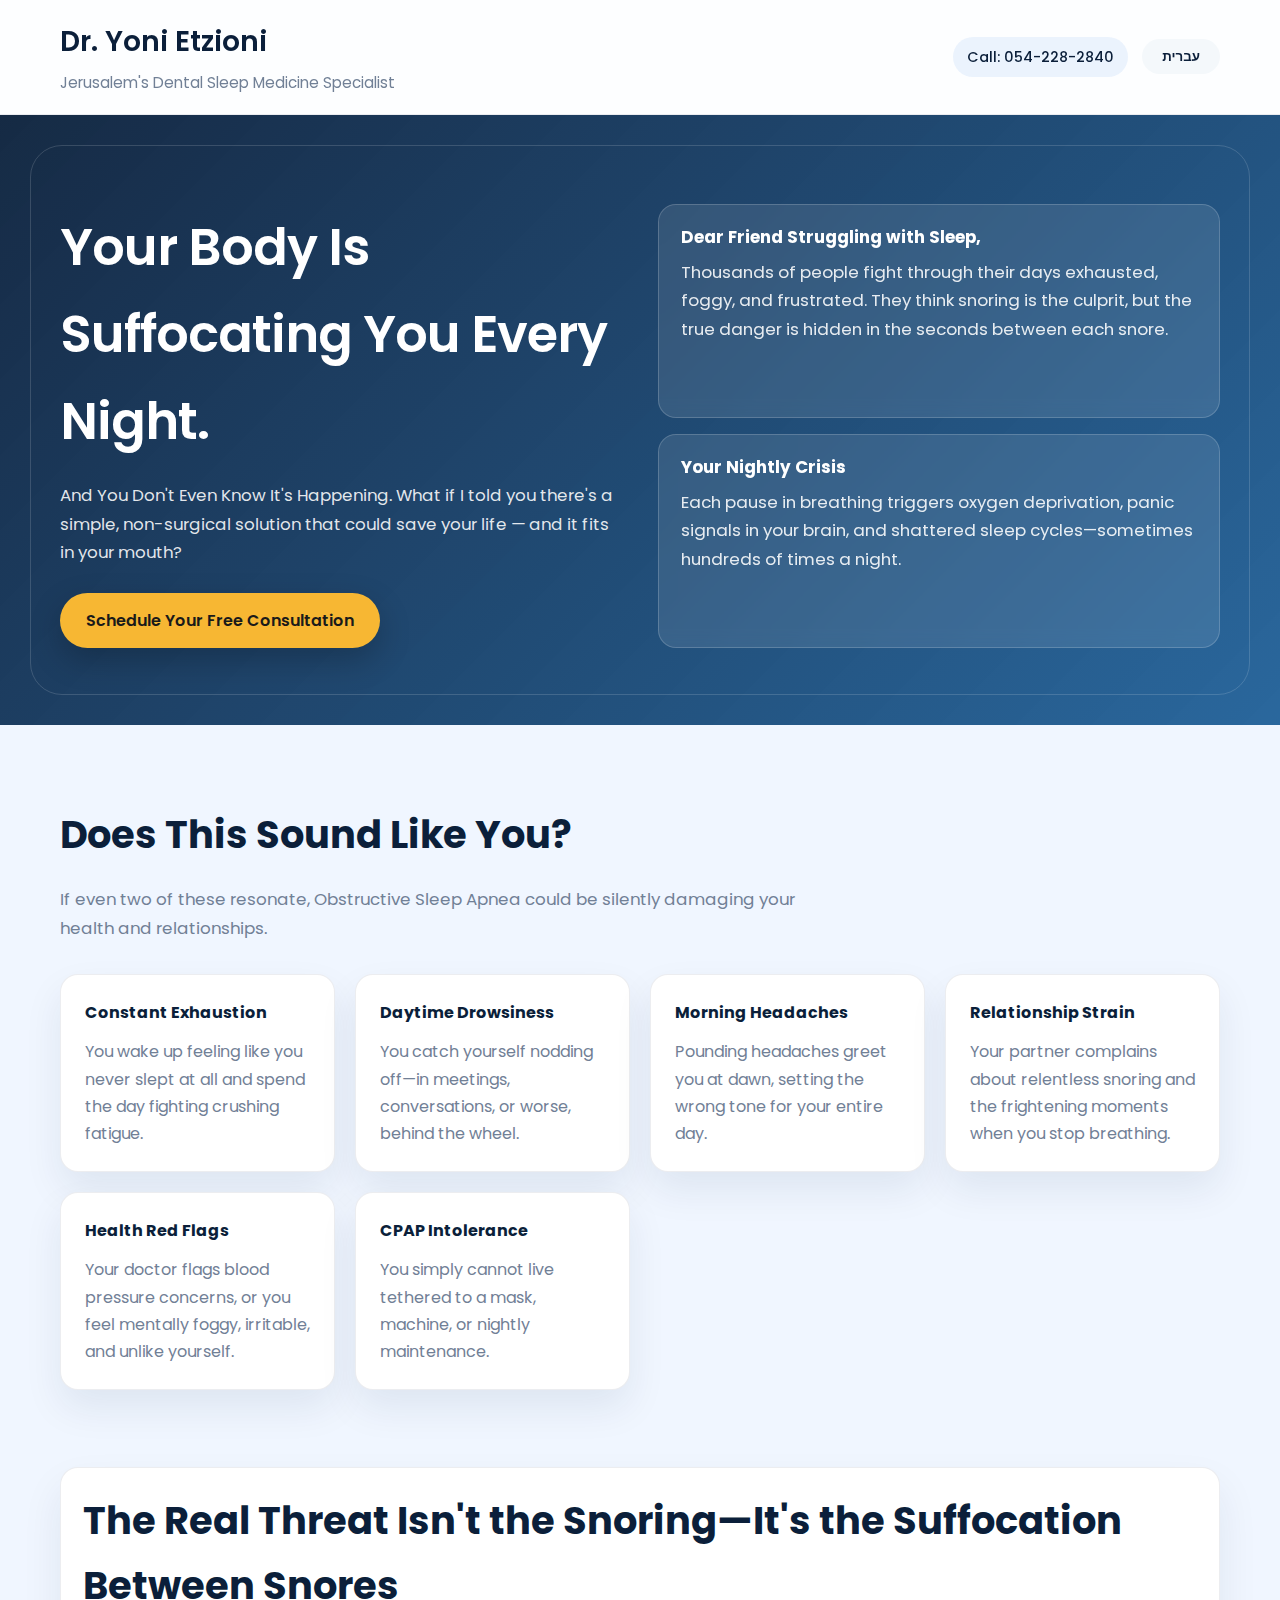
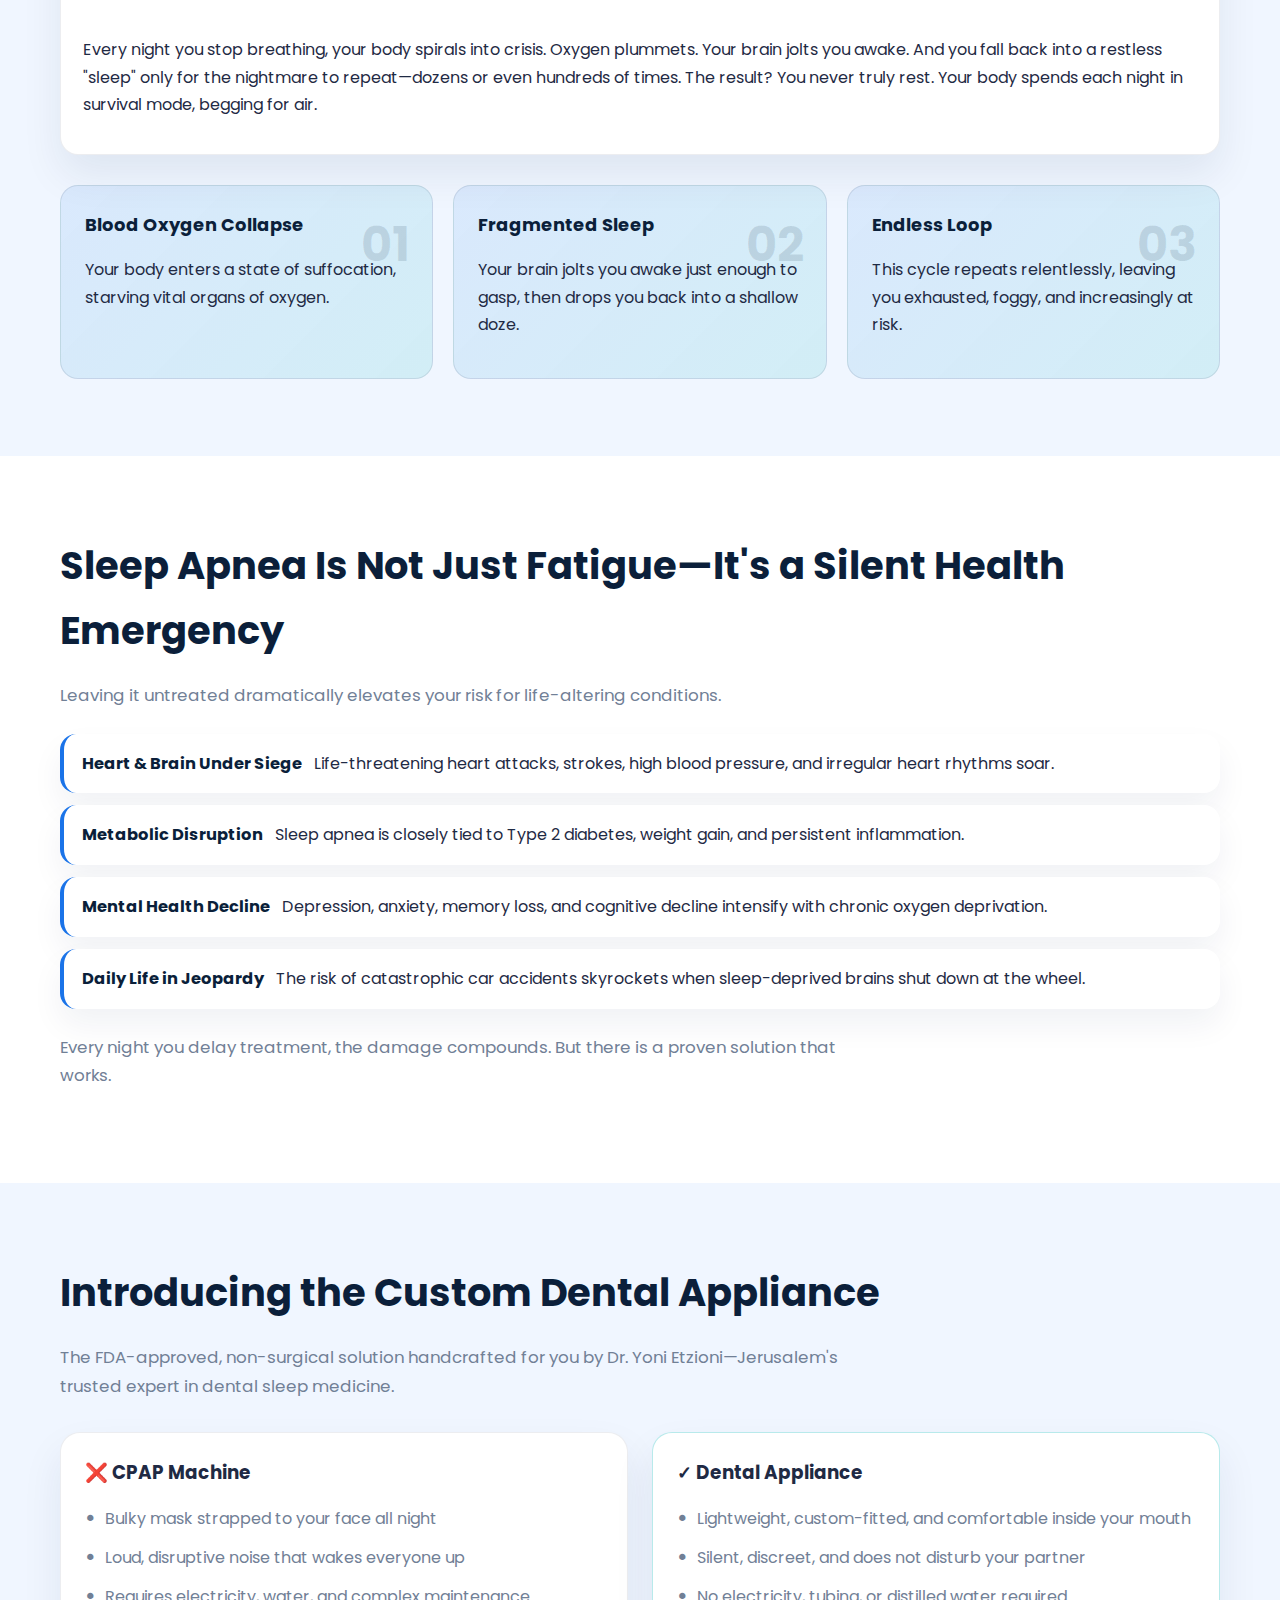
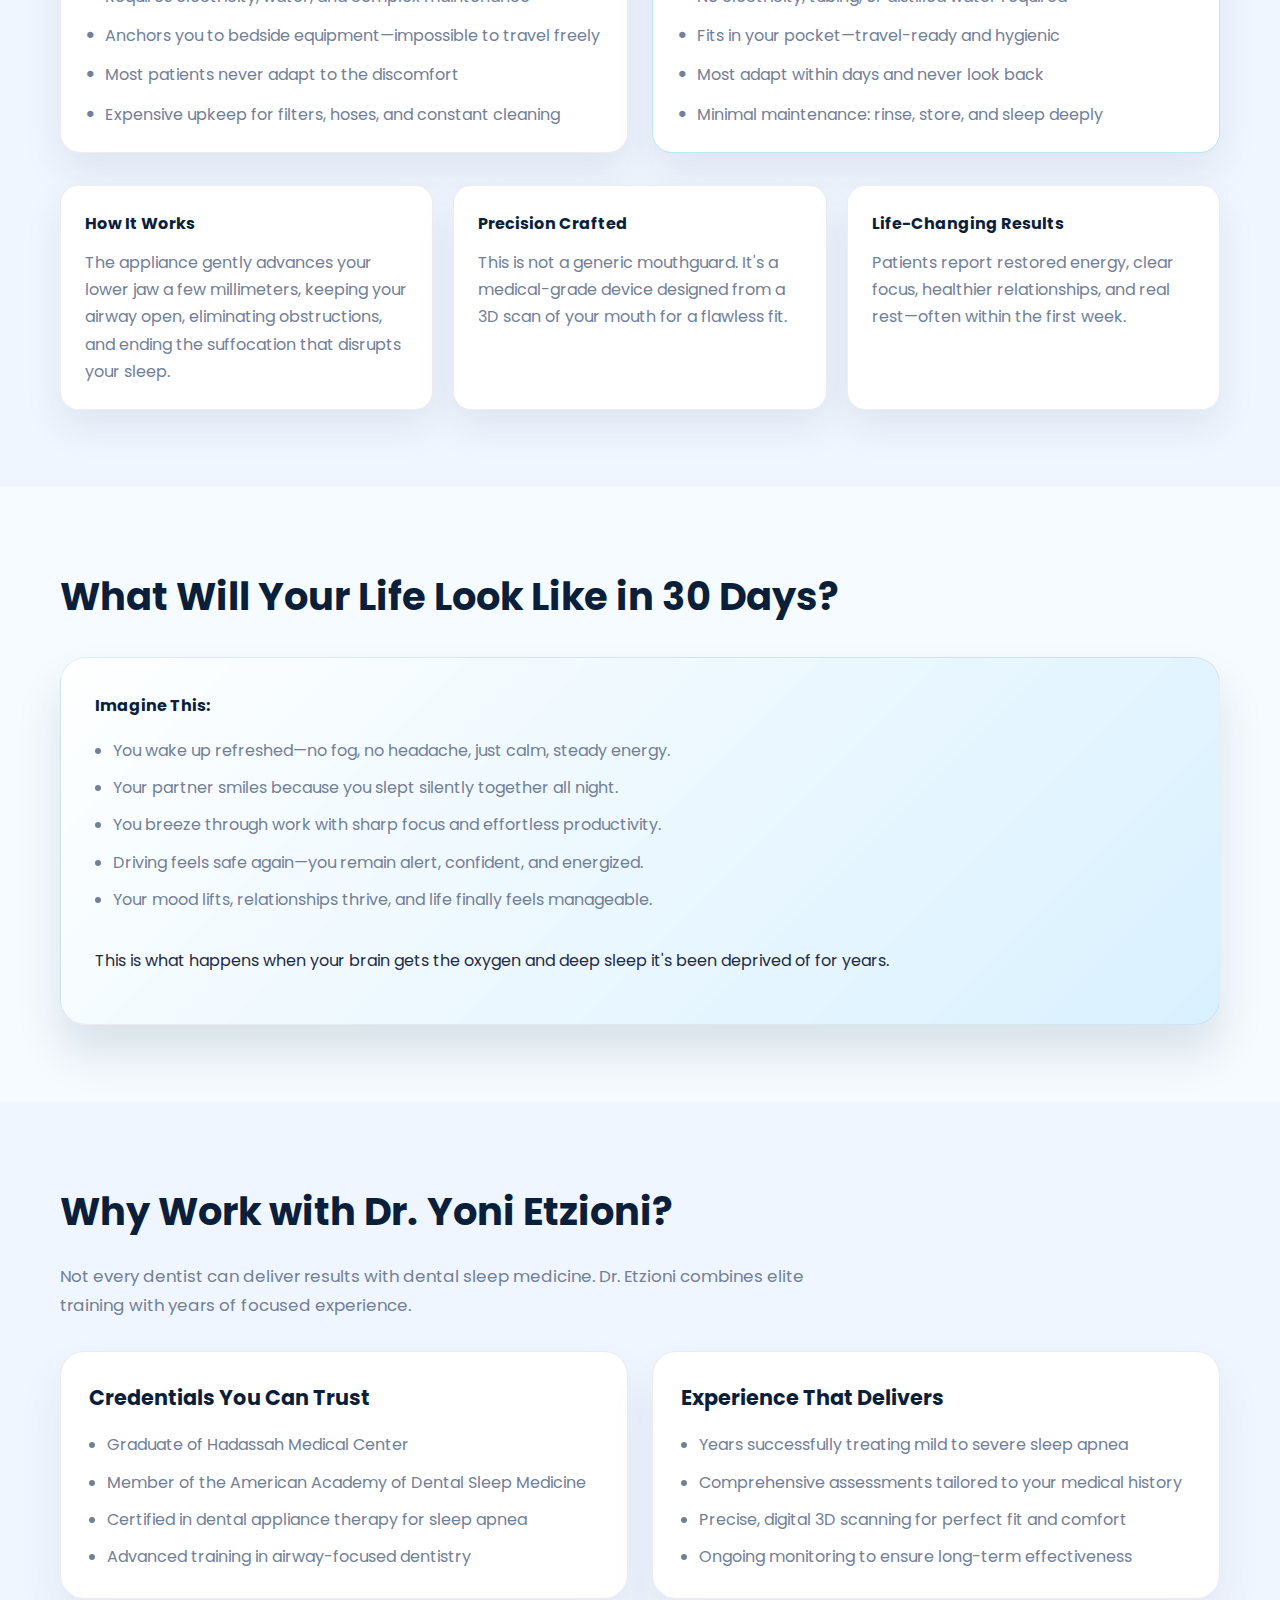
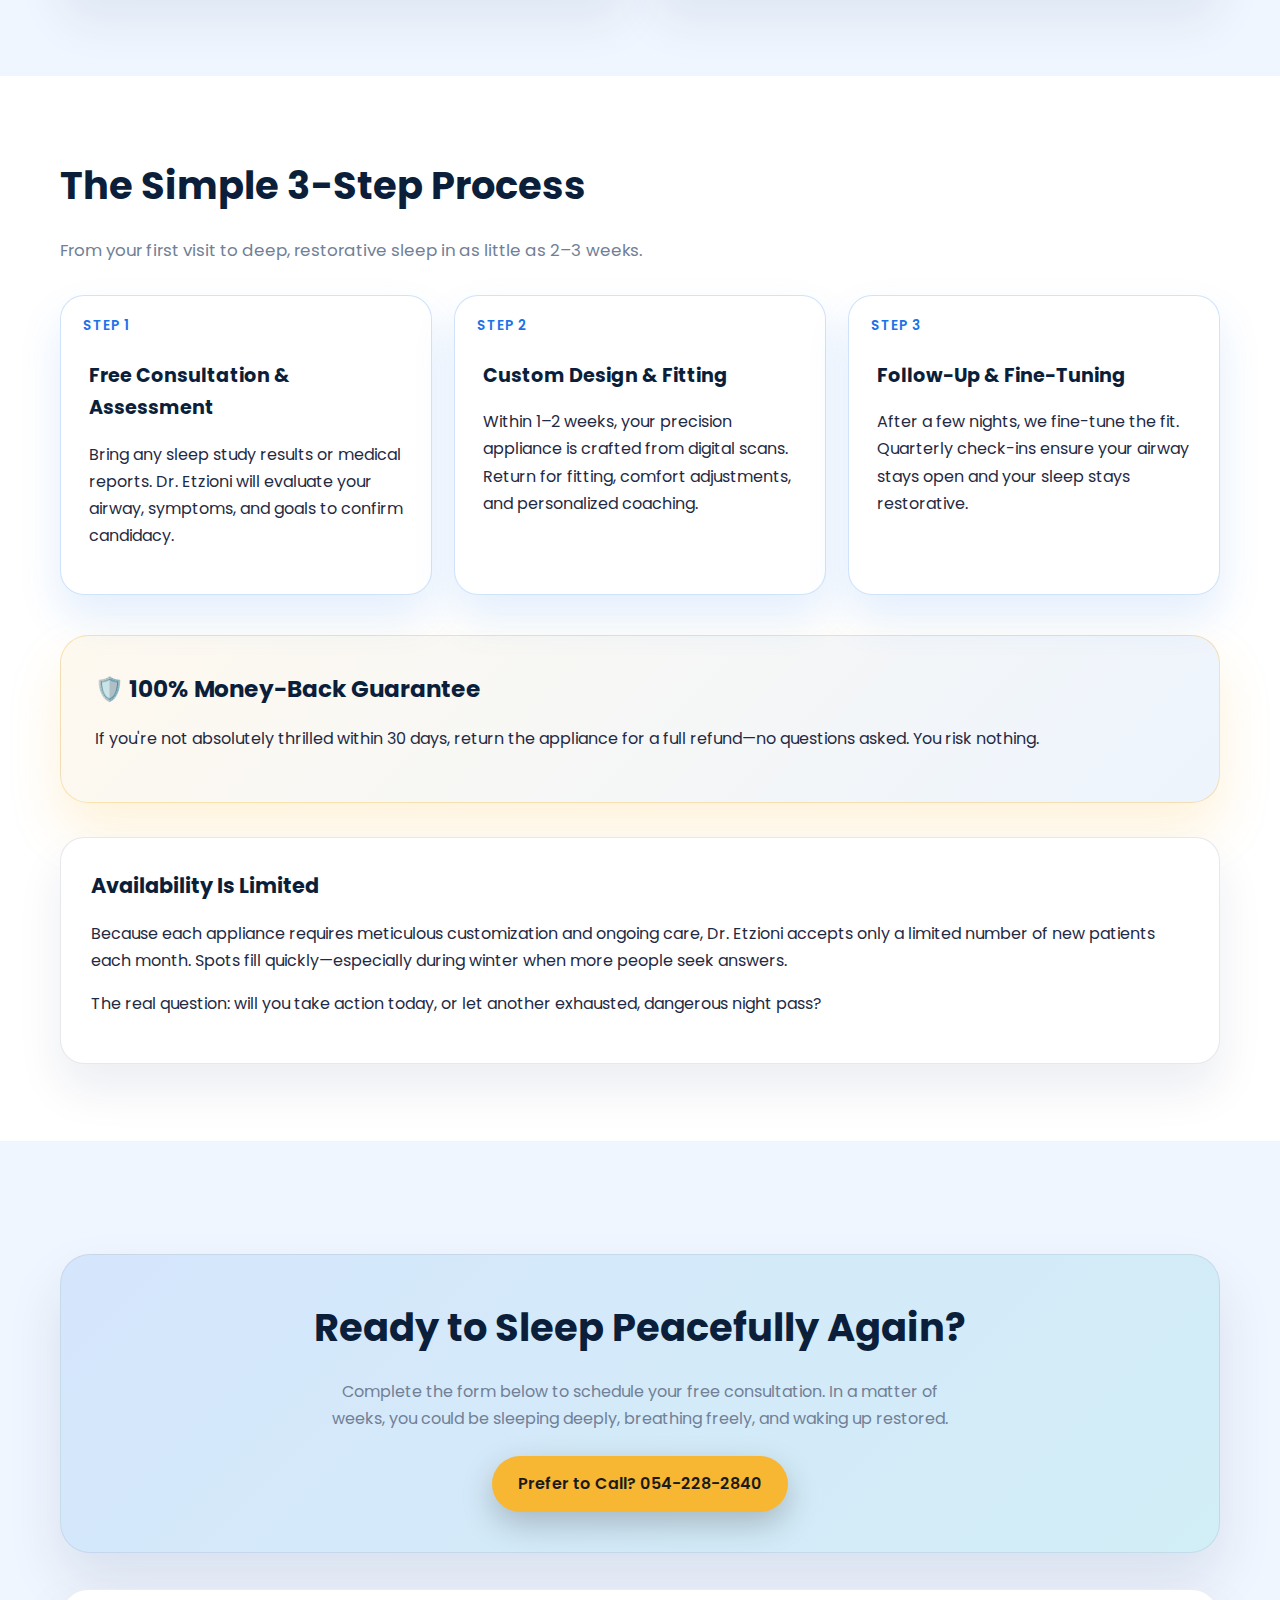
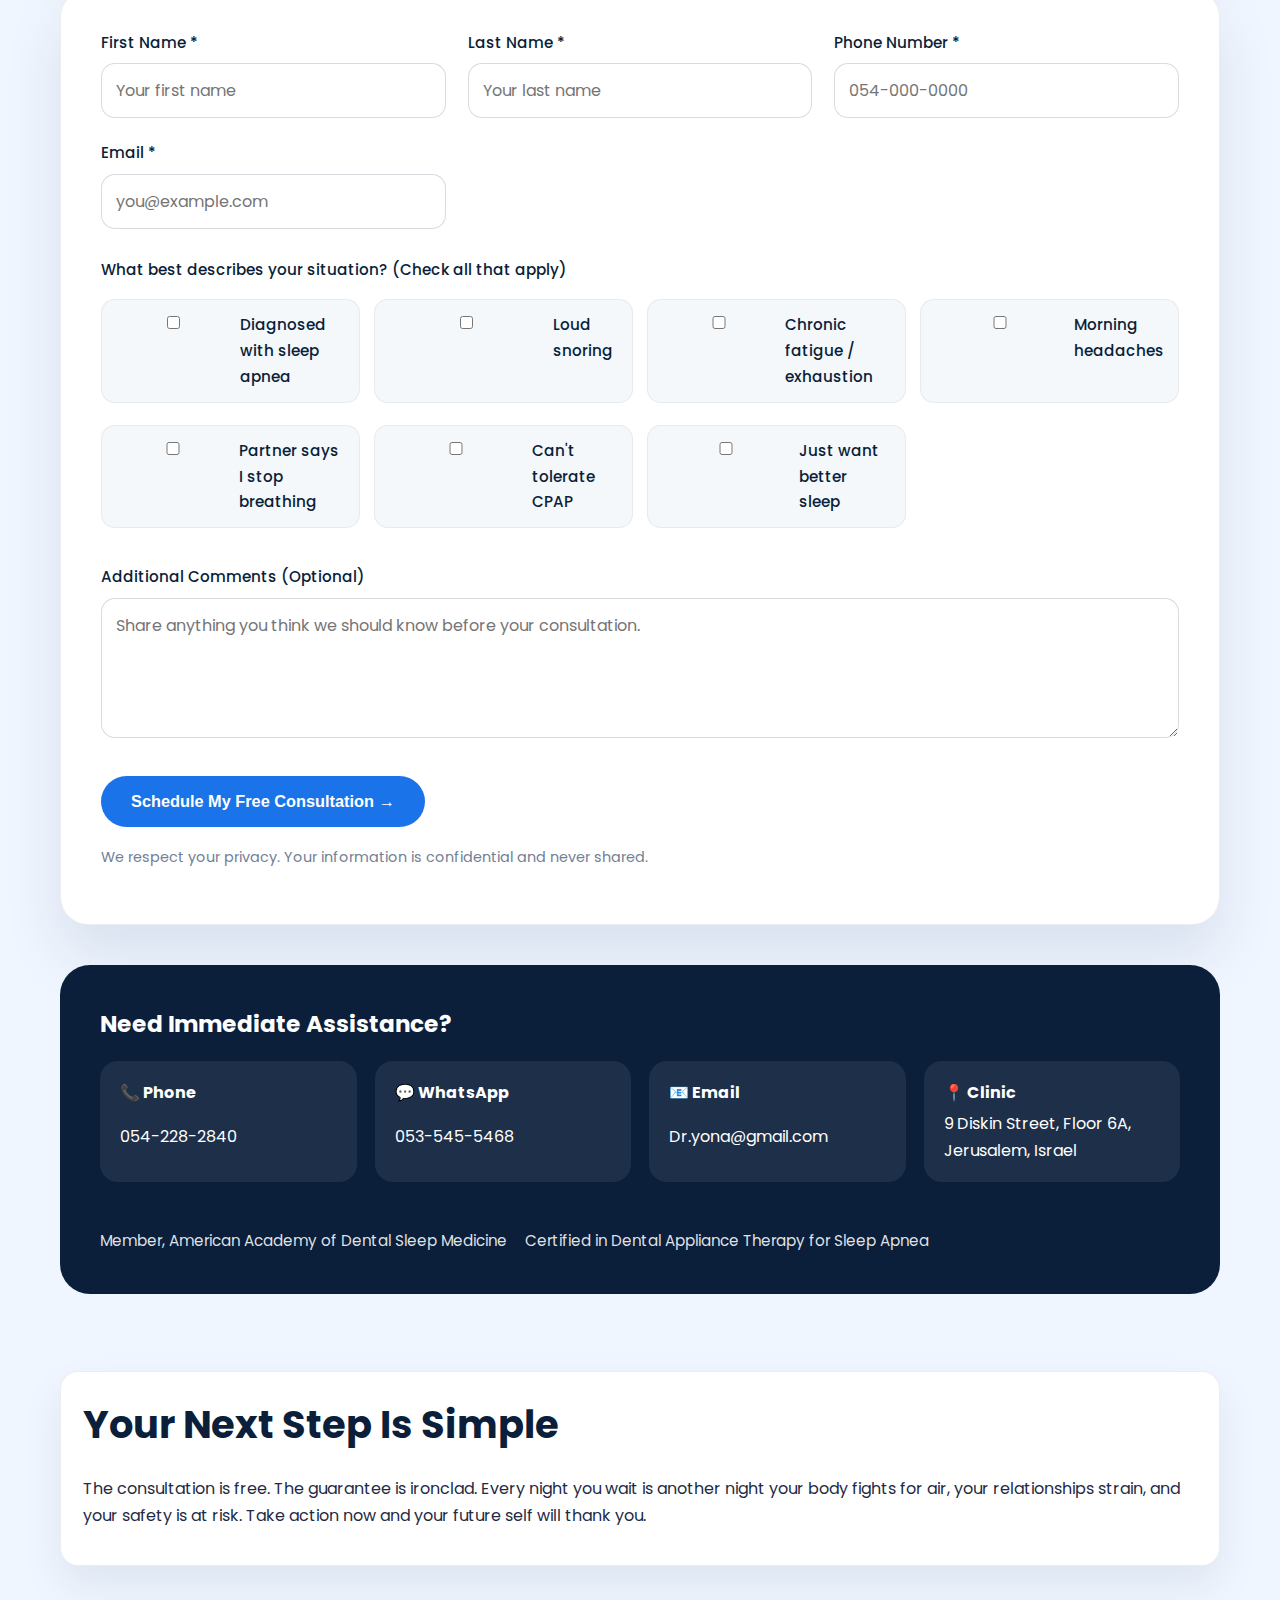
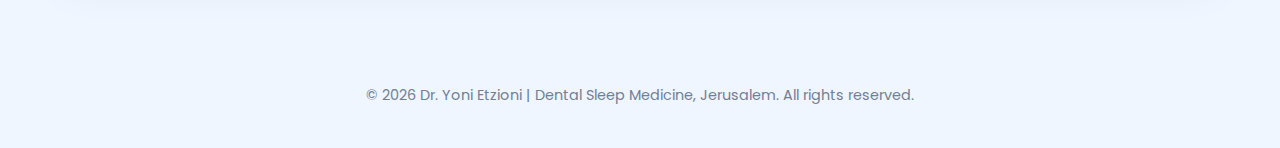
<file: Dr. Yona Etzioni/en.html>
<!DOCTYPE html>
<html lang="en">
<head>
    <meta charset="UTF-8">
    <meta name="viewport" content="width=device-width, initial-scale=1.0">
    <title>Sleep Apnea Relief | Dr. Yoni Etzioni</title>
    <meta name="description" content="Break free from sleep apnea with a tailor-made dental appliance by Dr. Yoni Etzioni in Jerusalem.">
    <link rel="preconnect" href="https://fonts.googleapis.com">
    <link rel="preconnect" href="https://fonts.gstatic.com" crossorigin>
    <link href="https://fonts.googleapis.com/css2?family=Poppins:wght@300;400;500;600;700&family=Assistant:wght@300;400;600&display=swap" rel="stylesheet">
    <style>
        :root {
            --navy: #0b1f3a;
            --primary: #1a73e8;
            --teal: #00b4b6;
            --gold: #f7b733;
            --light: #f4f8fb;
            --text: #1f2a44;
            --muted: #718096;
            --bg-gradient: linear-gradient(135deg, rgba(10,31,58,0.95), rgba(7,78,140,0.85)), url('https://images.unsplash.com/photo-1588776814546-1ffcf47267cd?auto=format&fit=crop&w=1600&q=80');
        }
        * {
            box-sizing: border-box;
        }
        html {
            scroll-behavior: smooth;
        }
        body {
            margin: 0;
            font-family: 'Poppins', 'Assistant', sans-serif;
            color: var(--text);
            background: #f0f6ff;
            line-height: 1.7;
        }
        .container {
            width: min(1160px, 92vw);
            margin: 0 auto;
        }
        header {
            background: rgba(255, 255, 255, 0.85);
            backdrop-filter: blur(12px);
            position: sticky;
            top: 0;
            z-index: 20;
            border-bottom: 1px solid rgba(10, 31, 58, 0.08);
        }
        .top-bar {
            display: flex;
            justify-content: space-between;
            align-items: center;
            padding: 18px 0;
            flex-wrap: wrap;
            gap: 12px;
        }
        .logo-group h1 {
            margin: 0;
            font-size: clamp(1.4rem, 2.2vw, 2rem);
            color: var(--navy);
            font-weight: 600;
        }
        .logo-group p {
            margin: 4px 0 0;
            color: var(--muted);
            font-size: 0.95rem;
        }
        .header-actions {
            display: flex;
            align-items: center;
            gap: 14px;
        }
        .contact-chip {
            display: flex;
            align-items: center;
            gap: 8px;
            padding: 8px 14px;
            border-radius: 999px;
            background: rgba(26, 115, 232, 0.08);
            color: var(--navy);
            font-size: 0.9rem;
            font-weight: 500;
        }
        .lang-btn, .header-cta {
            border: none;
            border-radius: 999px;
            padding: 10px 20px;
            font-weight: 600;
            cursor: pointer;
            transition: transform 0.2s ease, box-shadow 0.2s ease, background 0.2s ease;
        }
        .lang-btn {
            background: var(--light);
            color: var(--navy);
        }
        .lang-btn:hover {
            transform: translateY(-2px);
            box-shadow: 0 8px 18px rgba(10, 31, 58, 0.12);
        }
        .header-cta {
            background: var(--primary);
            color: #fff;
            display: none;
        }
        .header-cta:hover {
            transform: translateY(-2px);
            box-shadow: 0 12px 22px rgba(26, 115, 232, 0.28);
        }
        .hero {
            background: var(--bg-gradient);
            background-size: cover;
            color: #fff;
            padding: clamp(4rem, 7vw, 6.5rem) 0 clamp(3.5rem, 6vw, 5.5rem);
            position: relative;
            overflow: hidden;
        }
        .hero::after {
            content: "";
            position: absolute;
            inset: 30px;
            border: 1px solid rgba(255, 255, 255, 0.15);
            border-radius: 32px;
            pointer-events: none;
        }
        .hero-grid {
            display: grid;
            grid-template-columns: repeat(auto-fit, minmax(280px, 1fr));
            gap: 36px;
            position: relative;
            z-index: 1;
        }
        .hero h2 {
            font-size: clamp(2.4rem, 4vw, 3.4rem);
            margin: 0 0 16px;
            font-weight: 600;
            letter-spacing: -0.02em;
        }
        .hero p {
            margin: 0 0 26px;
            font-size: 1.05rem;
            color: rgba(255, 255, 255, 0.88);
        }
        .cta-button {
            display: inline-flex;
            align-items: center;
            justify-content: center;
            gap: 10px;
            padding: 14px 26px;
            border-radius: 999px;
            background: var(--gold);
            color: #1a1a1a;
            font-weight: 600;
            text-decoration: none;
            box-shadow: 0 12px 32px rgba(0, 0, 0, 0.22);
            transition: transform 0.2s ease, box-shadow 0.2s ease;
        }
        .cta-button:hover {
            transform: translateY(-3px);
            box-shadow: 0 16px 36px rgba(247, 183, 51, 0.38);
        }
        .hero-highlights {
            display: grid;
            gap: 16px;
        }
        .highlight-card {
            border-radius: 18px;
            padding: 18px 22px;
            background: rgba(255, 255, 255, 0.1);
            border: 1px solid rgba(255, 255, 255, 0.18);
            backdrop-filter: blur(8px);
        }
        .highlight-card h4 {
            margin: 0 0 6px;
            font-size: 1.05rem;
        }
        .section {
            padding: clamp(3.5rem, 6vw, 5rem) 0;
        }
        .section h3 {
            font-size: clamp(1.8rem, 3vw, 2.4rem);
            margin: 0 0 18px;
            color: var(--navy);
        }
        .section p.lead {
            font-size: 1.05rem;
            max-width: 780px;
            color: var(--muted);
        }
        .problem-list {
            display: grid;
            gap: 18px;
            margin-top: 24px;
        }
        .problem-card {
            padding: 20px 22px;
            border-radius: 18px;
            background: #fff;
            box-shadow: 0 20px 40px rgba(15, 42, 82, 0.08);
            border: 1px solid rgba(10, 31, 58, 0.08);
        }
        .number-grid {
            display: grid;
            grid-template-columns: repeat(auto-fit, minmax(220px, 1fr));
            gap: 20px;
            margin-top: 30px;
        }
        .number-card {
            padding: 24px;
            border-radius: 18px;
            background: linear-gradient(135deg, rgba(26, 115, 232, 0.1), rgba(0, 180, 182, 0.12));
            border: 1px solid rgba(10, 31, 58, 0.1);
            position: relative;
            overflow: hidden;
        }
        .number-card span {
            position: absolute;
            top: 18px;
            right: 22px;
            font-size: 3rem;
            font-weight: 700;
            color: rgba(10, 31, 58, 0.12);
        }
        .number-card h4 {
            margin: 0 0 12px;
            color: var(--navy);
            font-size: 1.12rem;
        }
        .card-grid {
            display: grid;
            grid-template-columns: repeat(auto-fit, minmax(240px, 1fr));
            gap: 20px;
            margin-top: 32px;
        }
        .card {
            background: #fff;
            border-radius: 18px;
            padding: 24px;
            border: 1px solid rgba(10, 31, 58, 0.08);
            box-shadow: 0 18px 38px rgba(15, 38, 77, 0.08);
        }
        .card h4 {
            margin: 0 0 12px;
            color: var(--navy);
        }
        .card p {
            margin: 0;
            color: var(--muted);
        }
        .risk-list {
            display: flex;
            flex-direction: column;
            gap: 12px;
            margin: 24px 0;
        }
        .risk-item {
            display: flex;
            align-items: flex-start;
            gap: 12px;
            padding: 16px 18px;
            background: #fff;
            border-radius: 16px;
            border-left: 4px solid var(--primary);
            box-shadow: 0 16px 32px rgba(15, 38, 77, 0.06);
        }
        .risk-item strong {
            display: block;
            color: var(--navy);
            font-size: 1.02rem;
        }
        .side-by-side {
            display: grid;
            grid-template-columns: repeat(auto-fit, minmax(280px, 1fr));
            gap: 24px;
            margin-top: 32px;
        }
        .comparison {
            padding: 24px;
            border-radius: 20px;
            background: #fff;
            border: 1px solid rgba(10, 31, 58, 0.08);
            box-shadow: 0 20px 40px rgba(12, 44, 84, 0.08);
        }
        .comparison h4 {
            margin: 0 0 16px;
            display: flex;
            align-items: center;
            gap: 10px;
            font-size: 1.15rem;
        }
        .comparison ul {
            margin: 0;
            padding: 0;
            list-style: none;
            display: grid;
            gap: 12px;
        }
        .comparison li {
            display: flex;
            gap: 10px;
            align-items: flex-start;
            color: var(--muted);
        }
        .comparison li::before {
            content: "•";
            color: inherit;
            font-size: 1.6rem;
            line-height: 1;
        }
        .life-vision {
            background: linear-gradient(135deg, rgba(255, 255, 255, 0.85), rgba(214, 239, 255, 0.9));
            border-radius: 26px;
            padding: 34px;
            display: grid;
            gap: 18px;
            margin-top: 28px;
            border: 1px solid rgba(10, 31, 58, 0.08);
            box-shadow: 0 28px 46px rgba(12, 44, 84, 0.12);
        }
        .life-vision h4 {
            margin: 0;
            color: var(--navy);
        }
        .life-vision ul {
            margin: 0;
            padding-left: 18px;
            color: var(--muted);
            display: grid;
            gap: 10px;
        }
        .profile {
            display: grid;
            gap: 24px;
            align-items: center;
            grid-template-columns: repeat(auto-fit, minmax(280px, 1fr));
            margin-top: 32px;
        }
        .profile-card {
            background: #fff;
            border-radius: 24px;
            padding: 28px;
            box-shadow: 0 24px 48px rgba(12, 44, 84, 0.07);
            border: 1px solid rgba(10, 31, 58, 0.08);
        }
        .profile-card h4 {
            margin: 0 0 16px;
            font-size: 1.3rem;
            color: var(--navy);
        }
        .profile-card ul {
            margin: 0;
            padding-left: 18px;
            display: grid;
            gap: 10px;
            color: var(--muted);
        }
        .process-grid {
            display: grid;
            grid-template-columns: repeat(auto-fit, minmax(260px, 1fr));
            gap: 22px;
            margin-top: 30px;
        }
        .process-step {
            background: #fff;
            border-radius: 24px;
            padding: 28px;
            border: 1px solid rgba(26, 115, 232, 0.2);
            box-shadow: 0 22px 44px rgba(26, 115, 232, 0.12);
            position: relative;
            overflow: hidden;
        }
        .process-step span {
            position: absolute;
            top: 18px;
            left: 22px;
            font-size: 0.85rem;
            letter-spacing: 0.08em;
            font-weight: 600;
            color: var(--primary);
            text-transform: uppercase;
        }
        .process-step h4 {
            margin: 36px 0 12px;
            color: var(--navy);
            font-size: 1.2rem;
        }
        .guarantee {
            margin-top: 40px;
            padding: 34px;
            border-radius: 28px;
            background: linear-gradient(135deg, rgba(247, 183, 51, 0.08), rgba(26, 115, 232, 0.08));
            border: 1px solid rgba(247, 183, 51, 0.35);
            box-shadow: 0 28px 52px rgba(247, 183, 51, 0.18);
        }
        .guarantee h4 {
            margin: 0 0 12px;
            font-size: 1.45rem;
            color: var(--navy);
        }
        .deadline {
            margin-top: 34px;
            padding: 30px;
            border-radius: 24px;
            background: #fff;
            border: 1px solid rgba(10, 31, 58, 0.1);
            box-shadow: 0 26px 46px rgba(12, 44, 84, 0.08);
        }
        .deadline h4 {
            margin: 0 0 12px;
            font-size: 1.3rem;
            color: var(--navy);
        }
        .cta-block {
            margin-top: 36px;
            padding: 40px;
            border-radius: 30px;
            background: linear-gradient(135deg, rgba(26, 115, 232, 0.12), rgba(0, 180, 182, 0.12));
            border: 1px solid rgba(10, 31, 58, 0.08);
            box-shadow: 0 28px 56px rgba(12, 44, 84, 0.1);
            text-align: center;
        }
        .cta-block p {
            margin: 0 auto 24px;
            max-width: 620px;
            color: var(--muted);
        }
        form {
            margin-top: 36px;
            background: #fff;
            border-radius: 28px;
            padding: 40px;
            border: 1px solid rgba(10, 31, 58, 0.08);
            box-shadow: 0 30px 60px rgba(12, 44, 84, 0.1);
        }
        .form-grid {
            display: grid;
            gap: 22px;
            grid-template-columns: repeat(auto-fit, minmax(260px, 1fr));
        }
        label {
            font-size: 0.95rem;
            font-weight: 500;
            color: var(--navy);
            display: block;
            margin-bottom: 8px;
        }
        input, textarea {
            width: 100%;
            padding: 14px;
            border-radius: 14px;
            border: 1px solid rgba(10, 31, 58, 0.16);
            font-family: inherit;
            font-size: 1rem;
            transition: border 0.2s ease, box-shadow 0.2s ease;
        }
        input:focus, textarea:focus {
            outline: none;
            border-color: var(--primary);
            box-shadow: 0 0 0 4px rgba(26, 115, 232, 0.18);
        }
        textarea {
            min-height: 140px;
            resize: vertical;
        }
        .checkbox-grid {
            margin-top: 16px;
            display: grid;
            grid-template-columns: repeat(auto-fit, minmax(220px, 1fr));
            gap: 14px;
        }
        .checkbox {
            display: flex;
            gap: 10px;
            align-items: flex-start;
            padding: 12px 14px;
            border-radius: 14px;
            background: var(--light);
            border: 1px solid rgba(10, 31, 58, 0.06);
        }
        .checkbox input {
            margin-top: 4px;
        }
        .submit-btn {
            display: inline-flex;
            align-items: center;
            justify-content: center;
            gap: 10px;
            padding: 16px 30px;
            border: none;
            border-radius: 999px;
            background: var(--primary);
            color: #fff;
            font-size: 1.02rem;
            font-weight: 600;
            cursor: pointer;
            transition: transform 0.2s ease, box-shadow 0.2s ease;
            margin-top: 30px;
        }
        .submit-btn:hover {
            transform: translateY(-2px);
            box-shadow: 0 20px 38px rgba(26, 115, 232, 0.2);
        }
        .trust-badges {
            margin-top: 30px;
            display: flex;
            flex-wrap: wrap;
            gap: 18px;
            color: var(--muted);
            font-size: 0.95rem;
        }
        .contact-section {
            margin-top: 40px;
            background: #0b1f3a;
            color: #fff;
            border-radius: 30px;
            padding: 40px;
            display: grid;
            gap: 16px;
        }
        .contact-section h4 {
            margin: 0;
            font-size: 1.45rem;
        }
        .contact-grid {
            display: grid;
            grid-template-columns: repeat(auto-fit, minmax(220px, 1fr));
            gap: 18px;
        }
        .contact-card {
            background: rgba(255,255,255,0.08);
            border-radius: 18px;
            padding: 18px 20px;
            display: grid;
            gap: 4px;
        }
        .footer {
            padding: 40px 0;
            text-align: center;
            color: var(--muted);
            font-size: 0.9rem;
        }
        .mobile-cta {
            position: fixed;
            bottom: 18px;
            right: 18px;
            background: var(--primary);
            color: #fff;
            border: none;
            border-radius: 999px;
            padding: 14px 24px;
            font-weight: 600;
            box-shadow: 0 18px 32px rgba(26, 115, 232, 0.28);
            display: none;
            align-items: center;
            gap: 10px;
            cursor: pointer;
        }
        @media (max-width: 768px) {
            .header-cta {
                display: inline-flex;
            }
            .hero::after {
                inset: 16px;
                border-radius: 24px;
            }
            .process-step span {
                position: static;
                display: inline-block;
                margin-bottom: 12px;
            }
            .cta-block {
                padding: 32px 24px;
            }
            form {
                padding: 30px 24px;
            }
            .contact-section {
                padding: 32px 24px;
            }
            .mobile-cta {
                display: inline-flex;
            }
        }
    </style>
</head>
<body>
    <header>
        <div class="container">
            <div class="top-bar">
                <div class="logo-group">
                    <h1>Dr. Yoni Etzioni</h1>
                    <p>Jerusalem's Dental Sleep Medicine Specialist</p>
                </div>
                <div class="header-actions">
                    <div class="contact-chip">Call: 054-228-2840</div>
                    <button class="header-cta" onclick="location.href='#consultation'">Free Consultation</button>
                    <button class="lang-btn" onclick="window.location.href='index.html'">עברית</button>
                </div>
            </div>
        </div>
    </header>

    <section class="hero">
        <div class="container">
            <div class="hero-grid">
                <div>
                    <h2>Your Body Is Suffocating You Every Night.</h2>
                    <p>And You Don't Even Know It's Happening. What if I told you there's a simple, non-surgical solution that could save your life — and it fits in your mouth?</p>
                    <a href="#consultation" class="cta-button">Schedule Your Free Consultation</a>
                </div>
                <div class="hero-highlights">
                    <div class="highlight-card">
                        <h4>Dear Friend Struggling with Sleep,</h4>
                        <p>Thousands of people fight through their days exhausted, foggy, and frustrated. They think snoring is the culprit, but the true danger is hidden in the seconds between each snore.</p>
                    </div>
                    <div class="highlight-card">
                        <h4>Your Nightly Crisis</h4>
                        <p>Each pause in breathing triggers oxygen deprivation, panic signals in your brain, and shattered sleep cycles—sometimes hundreds of times a night.</p>
                    </div>
                </div>
            </div>
        </div>
    </section>

    <section class="section">
        <div class="container">
            <h3>Does This Sound Like You?</h3>
            <p class="lead">If even two of these resonate, Obstructive Sleep Apnea could be silently damaging your health and relationships.</p>
            <div class="card-grid">
                <div class="card">
                    <h4>Constant Exhaustion</h4>
                    <p>You wake up feeling like you never slept at all and spend the day fighting crushing fatigue.</p>
                </div>
                <div class="card">
                    <h4>Daytime Drowsiness</h4>
                    <p>You catch yourself nodding off—in meetings, conversations, or worse, behind the wheel.</p>
                </div>
                <div class="card">
                    <h4>Morning Headaches</h4>
                    <p>Pounding headaches greet you at dawn, setting the wrong tone for your entire day.</p>
                </div>
                <div class="card">
                    <h4>Relationship Strain</h4>
                    <p>Your partner complains about relentless snoring and the frightening moments when you stop breathing.</p>
                </div>
                <div class="card">
                    <h4>Health Red Flags</h4>
                    <p>Your doctor flags blood pressure concerns, or you feel mentally foggy, irritable, and unlike yourself.</p>
                </div>
                <div class="card">
                    <h4>CPAP Intolerance</h4>
                    <p>You simply cannot live tethered to a mask, machine, or nightly maintenance.</p>
                </div>
            </div>
        </div>
    </section>

    <section class="section" style="padding-top:0;">
        <div class="container">
            <div class="problem-card">
                <h3>The Real Threat Isn't the Snoring—It's the Suffocation Between Snores</h3>
                <p>Every night you stop breathing, your body spirals into crisis. Oxygen plummets. Your brain jolts you awake. And you fall back into a restless "sleep" only for the nightmare to repeat—dozens or even hundreds of times. The result? You never truly rest. Your body spends each night in survival mode, begging for air.</p>
            </div>
            <div class="number-grid">
                <div class="number-card">
                    <span>01</span>
                    <h4>Blood Oxygen Collapse</h4>
                    <p>Your body enters a state of suffocation, starving vital organs of oxygen.</p>
                </div>
                <div class="number-card">
                    <span>02</span>
                    <h4>Fragmented Sleep</h4>
                    <p>Your brain jolts you awake just enough to gasp, then drops you back into a shallow doze.</p>
                </div>
                <div class="number-card">
                    <span>03</span>
                    <h4>Endless Loop</h4>
                    <p>This cycle repeats relentlessly, leaving you exhausted, foggy, and increasingly at risk.</p>
                </div>
            </div>
        </div>
    </section>

    <section class="section" style="background: #fff;">
        <div class="container">
            <h3>Sleep Apnea Is Not Just Fatigue—It's a Silent Health Emergency</h3>
            <p class="lead">Leaving it untreated dramatically elevates your risk for life-altering conditions.</p>
            <div class="risk-list">
                <div class="risk-item">
                    <strong>Heart & Brain Under Siege</strong>
                    Life-threatening heart attacks, strokes, high blood pressure, and irregular heart rhythms soar.
                </div>
                <div class="risk-item">
                    <strong>Metabolic Disruption</strong>
                    Sleep apnea is closely tied to Type 2 diabetes, weight gain, and persistent inflammation.
                </div>
                <div class="risk-item">
                    <strong>Mental Health Decline</strong>
                    Depression, anxiety, memory loss, and cognitive decline intensify with chronic oxygen deprivation.
                </div>
                <div class="risk-item">
                    <strong>Daily Life in Jeopardy</strong>
                    The risk of catastrophic car accidents skyrockets when sleep-deprived brains shut down at the wheel.
                </div>
            </div>
            <p class="lead">Every night you delay treatment, the damage compounds. But there is a proven solution that works.</p>
        </div>
    </section>

    <section class="section">
        <div class="container">
            <h3>Introducing the Custom Dental Appliance</h3>
            <p class="lead">The FDA-approved, non-surgical solution handcrafted for you by Dr. Yoni Etzioni—Jerusalem's trusted expert in dental sleep medicine.</p>
            <div class="side-by-side">
                <div class="comparison">
                    <h4>❌ CPAP Machine</h4>
                    <ul>
                        <li>Bulky mask strapped to your face all night</li>
                        <li>Loud, disruptive noise that wakes everyone up</li>
                        <li>Requires electricity, water, and complex maintenance</li>
                        <li>Anchors you to bedside equipment—impossible to travel freely</li>
                        <li>Most patients never adapt to the discomfort</li>
                        <li>Expensive upkeep for filters, hoses, and constant cleaning</li>
                    </ul>
                </div>
                <div class="comparison" style="border-color: rgba(0,180,182,0.28);">
                    <h4>✓ Dental Appliance</h4>
                    <ul>
                        <li>Lightweight, custom-fitted, and comfortable inside your mouth</li>
                        <li>Silent, discreet, and does not disturb your partner</li>
                        <li>No electricity, tubing, or distilled water required</li>
                        <li>Fits in your pocket—travel-ready and hygienic</li>
                        <li>Most adapt within days and never look back</li>
                        <li>Minimal maintenance: rinse, store, and sleep deeply</li>
                    </ul>
                </div>
            </div>
            <div class="card-grid" style="margin-top: 32px;">
                <div class="card">
                    <h4>How It Works</h4>
                    <p>The appliance gently advances your lower jaw a few millimeters, keeping your airway open, eliminating obstructions, and ending the suffocation that disrupts your sleep.</p>
                </div>
                <div class="card">
                    <h4>Precision Crafted</h4>
                    <p>This is not a generic mouthguard. It's a medical-grade device designed from a 3D scan of your mouth for a flawless fit.</p>
                </div>
                <div class="card">
                    <h4>Life-Changing Results</h4>
                    <p>Patients report restored energy, clear focus, healthier relationships, and real rest—often within the first week.</p>
                </div>
            </div>
        </div>
    </section>

    <section class="section" style="background: #f6fbff;">
        <div class="container">
            <h3>What Will Your Life Look Like in 30 Days?</h3>
            <div class="life-vision">
                <h4>Imagine This:</h4>
                <ul>
                    <li>You wake up refreshed—no fog, no headache, just calm, steady energy.</li>
                    <li>Your partner smiles because you slept silently together all night.</li>
                    <li>You breeze through work with sharp focus and effortless productivity.</li>
                    <li>Driving feels safe again—you remain alert, confident, and energized.</li>
                    <li>Your mood lifts, relationships thrive, and life finally feels manageable.</li>
                </ul>
                <p>This is what happens when your brain gets the oxygen and deep sleep it's been deprived of for years.</p>
            </div>
        </div>
    </section>

    <section class="section">
        <div class="container">
            <h3>Why Work with Dr. Yoni Etzioni?</h3>
            <p class="lead">Not every dentist can deliver results with dental sleep medicine. Dr. Etzioni combines elite training with years of focused experience.</p>
            <div class="profile">
                <div class="profile-card">
                    <h4>Credentials You Can Trust</h4>
                    <ul>
                        <li>Graduate of Hadassah Medical Center</li>
                        <li>Member of the American Academy of Dental Sleep Medicine</li>
                        <li>Certified in dental appliance therapy for sleep apnea</li>
                        <li>Advanced training in airway-focused dentistry</li>
                    </ul>
                </div>
                <div class="profile-card">
                    <h4>Experience That Delivers</h4>
                    <ul>
                        <li>Years successfully treating mild to severe sleep apnea</li>
                        <li>Comprehensive assessments tailored to your medical history</li>
                        <li>Precise, digital 3D scanning for perfect fit and comfort</li>
                        <li>Ongoing monitoring to ensure long-term effectiveness</li>
                    </ul>
                </div>
            </div>
        </div>
    </section>

    <section class="section" style="background: #fff;">
        <div class="container">
            <h3>The Simple 3-Step Process</h3>
            <p class="lead">From your first visit to deep, restorative sleep in as little as 2–3 weeks.</p>
            <div class="process-grid">
                <div class="process-step">
                    <span>Step 1</span>
                    <h4>Free Consultation & Assessment</h4>
                    <p>Bring any sleep study results or medical reports. Dr. Etzioni will evaluate your airway, symptoms, and goals to confirm candidacy.</p>
                </div>
                <div class="process-step">
                    <span>Step 2</span>
                    <h4>Custom Design & Fitting</h4>
                    <p>Within 1–2 weeks, your precision appliance is crafted from digital scans. Return for fitting, comfort adjustments, and personalized coaching.</p>
                </div>
                <div class="process-step">
                    <span>Step 3</span>
                    <h4>Follow-Up & Fine-Tuning</h4>
                    <p>After a few nights, we fine-tune the fit. Quarterly check-ins ensure your airway stays open and your sleep stays restorative.</p>
                </div>
            </div>
            <div class="guarantee">
                <h4>🛡️ 100% Money-Back Guarantee</h4>
                <p>If you're not absolutely thrilled within 30 days, return the appliance for a full refund—no questions asked. You risk nothing.</p>
            </div>
            <div class="deadline">
                <h4>Availability Is Limited</h4>
                <p>Because each appliance requires meticulous customization and ongoing care, Dr. Etzioni accepts only a limited number of new patients each month. Spots fill quickly—especially during winter when more people seek answers.</p>
                <p>The real question: will you take action today, or let another exhausted, dangerous night pass?</p>
            </div>
        </div>
    </section>

    <section class="section" id="consultation">
        <div class="container">
            <div class="cta-block">
                <h3>Ready to Sleep Peacefully Again?</h3>
                <p>Complete the form below to schedule your free consultation. In a matter of weeks, you could be sleeping deeply, breathing freely, and waking up restored.</p>
                <a href="tel:0542282840" class="cta-button">Prefer to Call? 054-228-2840</a>
            </div>

            <form>
                <div class="form-grid">
                    <div>
                        <label for="first-name">First Name *</label>
                        <input type="text" id="first-name" name="first-name" required placeholder="Your first name">
                    </div>
                    <div>
                        <label for="last-name">Last Name *</label>
                        <input type="text" id="last-name" name="last-name" required placeholder="Your last name">
                    </div>
                    <div>
                        <label for="phone">Phone Number *</label>
                        <input type="tel" id="phone" name="phone" required placeholder="054-000-0000">
                    </div>
                    <div>
                        <label for="email">Email *</label>
                        <input type="email" id="email" name="email" required placeholder="you@example.com">
                    </div>
                </div>
                <div style="margin-top: 28px;">
                    <label>What best describes your situation? (Check all that apply)</label>
                    <div class="checkbox-grid">
                        <label class="checkbox">
                            <input type="checkbox" name="situation" value="Diagnosed with sleep apnea">
                            <span>Diagnosed with sleep apnea</span>
                        </label>
                        <label class="checkbox">
                            <input type="checkbox" name="situation" value="Loud snoring">
                            <span>Loud snoring</span>
                        </label>
                        <label class="checkbox">
                            <input type="checkbox" name="situation" value="Chronic fatigue/exhaustion">
                            <span>Chronic fatigue / exhaustion</span>
                        </label>
                        <label class="checkbox">
                            <input type="checkbox" name="situation" value="Morning headaches">
                            <span>Morning headaches</span>
                        </label>
                        <label class="checkbox">
                            <input type="checkbox" name="situation" value="Partner says I stop breathing">
                            <span>Partner says I stop breathing</span>
                        </label>
                        <label class="checkbox">
                            <input type="checkbox" name="situation" value="Can't tolerate CPAP">
                            <span>Can't tolerate CPAP</span>
                        </label>
                        <label class="checkbox">
                            <input type="checkbox" name="situation" value="Just want better sleep">
                            <span>Just want better sleep</span>
                        </label>
                    </div>
                </div>
                <div style="margin-top: 28px;">
                    <label for="comments">Additional Comments (Optional)</label>
                    <textarea id="comments" name="comments" placeholder="Share anything you think we should know before your consultation."></textarea>
                </div>
                <button type="submit" class="submit-btn">Schedule My Free Consultation →</button>
                <p style="margin-top: 18px; color: var(--muted); font-size: 0.9rem;">We respect your privacy. Your information is confidential and never shared.</p>
            </form>

            <div class="contact-section">
                <h4>Need Immediate Assistance?</h4>
                <div class="contact-grid">
                    <div class="contact-card">
                        <strong>📞 Phone</strong>
                        <span>054-228-2840</span>
                    </div>
                    <div class="contact-card">
                        <strong>💬 WhatsApp</strong>
                        <span>053-545-5468</span>
                    </div>
                    <div class="contact-card">
                        <strong>📧 Email</strong>
                        <span>Dr.yona@gmail.com</span>
                    </div>
                    <div class="contact-card">
                        <strong>📍 Clinic</strong>
                        <span>9 Diskin Street, Floor 6A, Jerusalem, Israel</span>
                    </div>
                </div>
                <div class="trust-badges" style="color: rgba(255,255,255,0.88);">
                    <span>Member, American Academy of Dental Sleep Medicine</span>
                    <span>Certified in Dental Appliance Therapy for Sleep Apnea</span>
                </div>
            </div>
        </div>
    </section>

    <section class="section" style="padding-top: 0;">
        <div class="container">
            <div class="problem-card">
                <h3>Your Next Step Is Simple</h3>
                <p>The consultation is free. The guarantee is ironclad. Every night you wait is another night your body fights for air, your relationships strain, and your safety is at risk. Take action now and your future self will thank you.</p>
            </div>
        </div>
    </section>

    <footer class="footer">
        <div class="container">
            &copy; <span id="year"></span> Dr. Yoni Etzioni | Dental Sleep Medicine, Jerusalem. All rights reserved.
        </div>
    </footer>

    <button class="mobile-cta" onclick="location.href='#consultation'">Book Free Consultation</button>

    <script>
        document.getElementById('year').textContent = new Date().getFullYear();
    </script>
</body>
</html>
</file>
